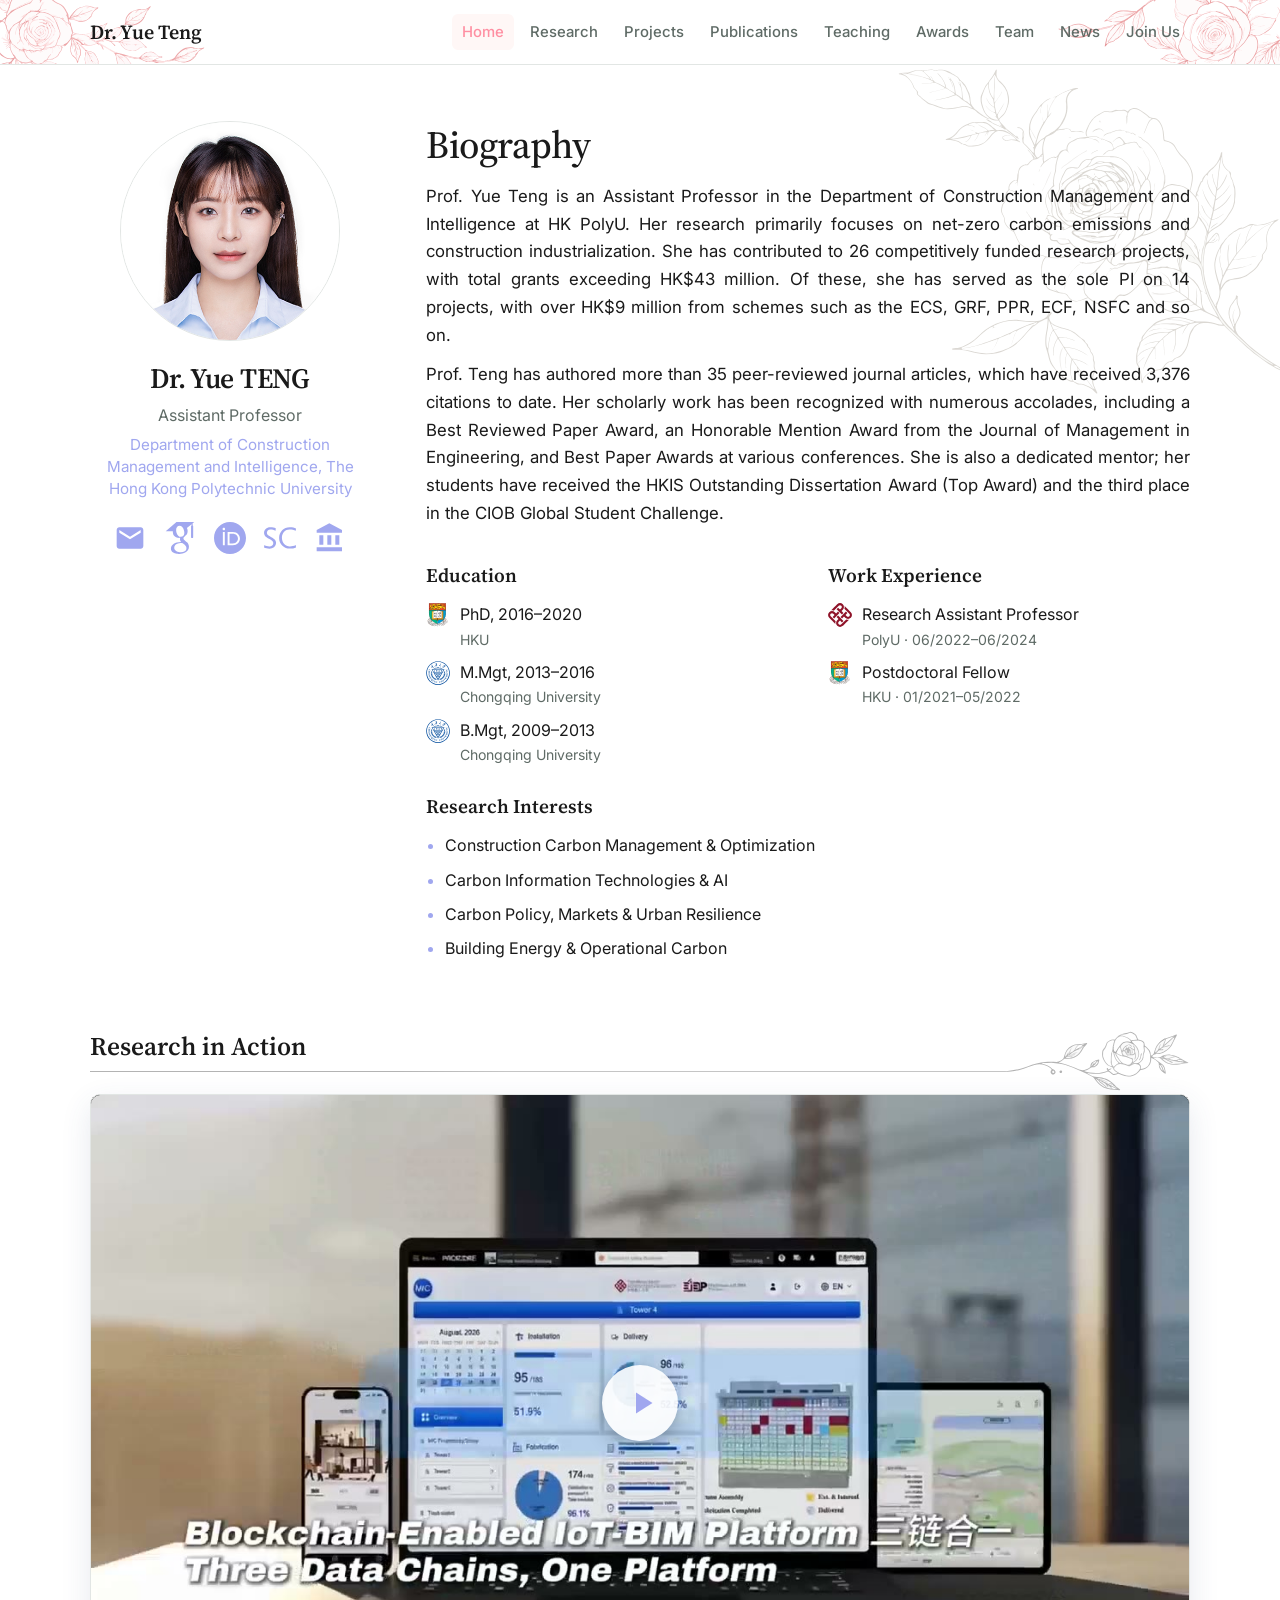
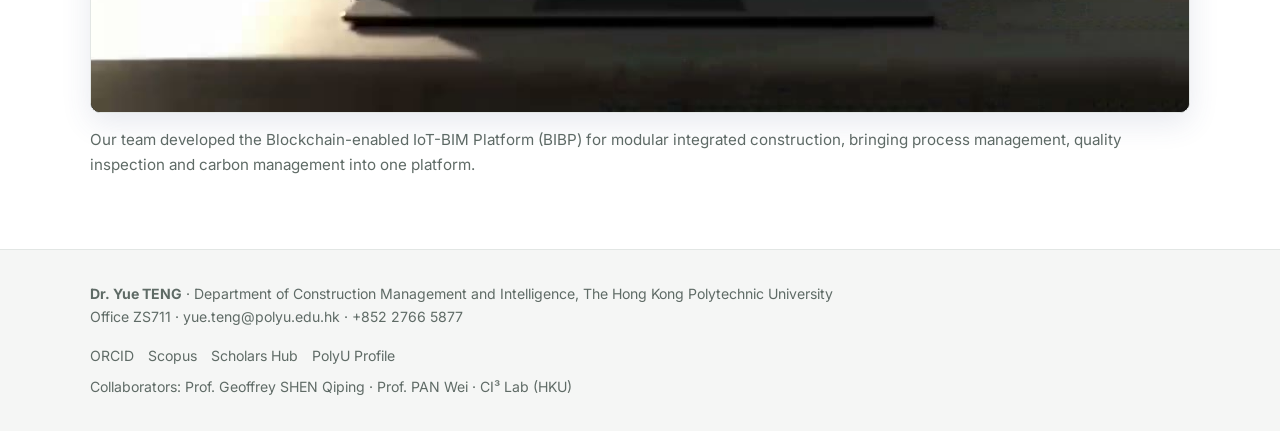
<file: index.html>
<!DOCTYPE html>
<html lang="en">
<head>
  <meta charset="utf-8">
  <meta name="viewport" content="width=device-width, initial-scale=1">
  <title>Dr. Yue Teng | PolyU</title>
  <meta name="description" content="Dr. Yue Teng, Assistant Professor at The Hong Kong Polytechnic University. Research on zero carbon buildings, prefabrication and modular integrated construction.">
  <link rel="icon" type="image/svg+xml" href="assets/img/favicon.svg">
  <link rel="preconnect" href="https://fonts.googleapis.com">
  <link rel="preconnect" href="https://fonts.gstatic.com" crossorigin>
  <link href="https://fonts.googleapis.com/css2?family=Inter:wght@400;500;600&family=Source+Serif+4:opsz,wght@8..60,500;8..60,600&display=swap" rel="stylesheet">
  <link rel="stylesheet" href="css/style.css">
</head>
<body class="page-home">
  <header class="site-header">
    <div class="container nav-wrap">
      <a class="brand" href="index.html">Dr. Yue Teng</a>
      <button class="nav-toggle" aria-label="Toggle menu" aria-expanded="false">&#9776;</button>
      <nav class="site-nav" aria-label="Main">
        <a href="index.html">Home</a>
        <a href="research.html">Research</a>
        <a href="projects.html">Projects</a>
        <a href="publications.html">Publications</a>
        <a href="teaching.html">Teaching</a>
        <a href="awards.html">Awards</a>
        <a href="team.html">Team</a>
        <a href="news.html">News</a>
        <a href="join.html">Join Us</a>
      </nav>
    </div>
  </header>

  <main class="container home">
    <section class="home-about">
      <div class="profile">
        <img src="assets/img/yue-teng.jpg" alt="Portrait of Dr. Yue Teng">
        <h1>Dr. Yue TENG</h1>
        <div class="role">Assistant Professor</div>
        <div class="dept">Department of Construction Management and Intelligence, The Hong Kong Polytechnic University</div>
        <div class="profile-links">
          <a href="mailto:yue.teng@polyu.edu.hk" aria-label="Email" title="Email"><svg viewBox="0 0 24 24" aria-hidden="true"><path d="M20 4H4c-1.1 0-1.99.9-1.99 2L2 18c0 1.1.9 2 2 2h16c1.1 0 2-.9 2-2V6c0-1.1-.9-2-2-2zm0 4l-8 5-8-5V6l8 5 8-5v2z"/></svg></a>
          <a href="https://scholar.google.com/citations?user=ohpjk2kAAAAJ&amp;hl=en" target="_blank" rel="noopener" aria-label="Google Scholar" title="Google Scholar"><svg viewBox="0 64 384 384" aria-hidden="true"><path d="M 343.8,106.7 V 79.4 L 363.5,64 H 149.6 L 20.5,176.3 h 85.7 c -0.2,2.1 -0.2,4 -0.2,6.2 0,20.8 7.2,38.1 21.7,51.9 14.5,13.8 32.3,20.6 53.3,20.6 4.9,0 9.8,-0.4 14.4,-1 -2.9,6.5 -4.4,12.5 -4.4,18.1 0,9.9 4.5,20.4 13.5,31.6 -39.2,2.7 -68.1,9.7 -86.4,21.2 -10.5,6.5 -19,14.7 -25.4,24.5 -6.4,9.9 -9.6,20.5 -9.6,32 0,9.6 2.1,18.3 6.2,26.1 4.2,7.7 9.6,14.1 16.3,19 6.7,5 14.5,9.1 23.2,12.5 8.7,3.3 17.4,5.7 26.1,7.1 8.6,1.3 17.2,2 25.7,2 13.5,0 27,-1.7 40.5,-5.2 13.6,-3.5 26.3,-8.6 38.2,-15.5 11.9,-6.8 21.5,-16.1 28.9,-27.7 7.4,-11.7 11.1,-24.8 11.1,-39.3 0,-11 -2.2,-21 -6.8,-30.1 -4.5,-9.1 -9.9,-16.5 -16.5,-22.3 -6.5,-5.8 -13,-11.2 -19.5,-16 -6.5,-4.8 -12,-9.8 -16.5,-14.8 -4.5,-5 -6.7,-10.1 -6.7,-15 0,-4.9 1.7,-9.7 5.2,-14.3 3.5,-4.6 7.7,-9 12.6,-13.3 4.9,-4.2 9.9,-9 14.8,-14.1 4.9,-5.1 9.1,-11.8 12.6,-20 3.5,-8.2 5.2,-17.4 5.2,-27.8 0,-13.5 -2.5,-24.5 -7.5,-33.3 -0.6,-1 -1.2,-1.8 -1.9,-3 l 56.9,-46.7 v 17.1 c -7.4,0.9 -6.6,5.3 -6.6,10.6 v 128.7 c 0,6 4.9,10.8 10.8,10.8 h 4 c 6,0 10.8,-4.9 10.8,-10.8 V 117.3 c 0,-5.3 0.8,-9.7 -6.6,-10.6 z M 236.4,329.1 c 1.1,0.8 3.7,2.8 7.7,6 4,3.2 6.8,5.7 8.3,7.4 1.4,1.7 3.6,4.2 6.4,7.5 2.8,3.4 4.7,6.3 5.7,8.7 1,2.5 2,5.5 3,8.9 1,3.4 1.5,7 1.5,10.6 0,17 -6.6,29.7 -19.7,37.9 -13.1,8.2 -28.8,12.3 -46.9,12.3 -9.2,0 -18.2,-1.1 -27.1,-3.2 -8.8,-2.1 -17.3,-5.3 -25.4,-9.6 -8.1,-4.3 -14.6,-10.2 -19.5,-17.8 -4.9,-7.6 -7.4,-16.4 -7.4,-26.2 0,-10.3 2.8,-19.3 8.4,-26.9 5.6,-7.6 12.9,-13.4 22,-17.3 9.1,-3.9 18.2,-6.7 27.6,-8.4 9.3,-1.7 18.8,-2.6 28.4,-2.6 4.5,0 7.9,0.3 10.4,0.7 0.5,0.2 3,2.1 7.7,5.6 4.7,3.5 7.6,5.6 8.8,6.4 z m -3.4,-100.6 c -7.4,8.9 -17.7,13.3 -31,13.3 -11.9,0 -22.3,-4.8 -31.3,-14.3 -9,-9.5 -15.4,-20.3 -19.3,-32.4 -3.9,-12.1 -5.9,-24 -5.9,-35.6 0,-13.7 3.6,-25.4 10.8,-35 7.2,-9.6 17.5,-14.5 30.9,-14.5 11.9,0 22.4,5 31.4,15.2 9.1,10.1 15.6,21.4 19.5,34 3.9,12.5 5.9,24.5 5.9,36 0,13.4 -3.7,24.6 -11.1,33.5 z"/></svg></a>
          <a href="https://orcid.org/0000-0002-0333-639X" target="_blank" rel="noopener" aria-label="ORCID" title="ORCID"><svg viewBox="0 0 24 24" aria-hidden="true"><path d="M12 0C5.372 0 0 5.372 0 12s5.372 12 12 12 12-5.372 12-12S18.628 0 12 0zM7.369 4.378c.525 0 .947.431.947.947s-.422.947-.947.947a.95.95 0 0 1-.947-.947c0-.525.422-.947.947-.947zm-.722 3.038h1.444v10.041H6.647V7.416zm3.562 0h3.9c3.712 0 5.344 2.653 5.344 5.025 0 2.578-2.016 5.025-5.325 5.025h-3.919V7.416zm1.444 1.303v7.444h2.297c3.272 0 4.022-2.484 4.022-3.722 0-2.016-1.284-3.722-4.097-3.722h-2.222z"/></svg></a>
          <a href="https://www.scopus.com/authid/detail.uri?authorId=56400158400" target="_blank" rel="noopener" aria-label="Scopus" title="Scopus"><svg viewBox="0 0 24 24" aria-hidden="true"><path d="M24 19.059l-.14-1.777c-1.426.772-2.945 1.076-4.465 1.076-3.319 0-5.96-2.782-5.96-6.475 0-3.903 2.595-6.31 5.633-6.31 1.917 0 3.39.303 4.792 1.075L24 4.895c-1.286-.608-2.337-.889-4.698-.889-4.534 0-7.97 3.53-7.97 8.017 0 5.12 4.09 7.924 7.9 7.924 1.916 0 3.506-.257 4.768-.888zm-14.954-3.46c0-2.22-1.964-3.225-3.857-4.347C3.716 10.364 2.15 9.756 2.15 8.12c0-1.215.889-2.548 2.642-2.548 1.519 0 2.57.234 3.903 1.029l.117-1.847c-1.239-.514-2.127-.748-4.137-.748C1.8 4.006.047 5.876.047 8.26c0 2.384 2.103 3.413 4.02 4.581 1.426.865 2.922 1.45 2.922 2.992 0 1.496-1.333 2.571-2.922 2.571-1.566 0-2.594-.35-3.786-1.075L0 19.176c1.215.56 2.454.818 4.16.818 2.385 0 4.885-1.473 4.885-4.395z"/></svg></a>
          <a href="https://www.polyu.edu.hk/cmi/people/academic-staff/dr-yue-teng/" target="_blank" rel="noopener" aria-label="PolyU Profile" title="PolyU Profile"><svg viewBox="0 0 24 24" aria-hidden="true"><path d="M4 10v7h3v-7H4zm6 0v7h3v-7h-3zM2 22h19v-3H2v3zm14-12v7h3v-7h-3zm-4.5-9L2 6v2h19V6l-9.5-5z"/></svg></a>
        </div>
      </div>
      <div class="bio">
        <h2>Biography</h2>
        <p>
          Prof. Yue Teng is an Assistant Professor in the Department of Construction Management and Intelligence at HK
          PolyU. Her research primarily focuses on net-zero carbon emissions and construction industrialization. She has
          contributed to 26 competitively funded research projects, with total grants exceeding HK$43 million. Of these,
          she has served as the sole PI on 14 projects, with over HK$9 million from schemes such as the ECS, GRF, PPR,
          ECF, NSFC and so on.
        </p>
        <p>
          <!-- The citation count is refreshed hourly from Google Scholar (data/scholar.json). -->
          Prof. Teng has authored more than 35 peer-reviewed journal articles, which have received
          <span id="scholar-citations">3,313</span> citations to date. Her scholarly work has been recognized with
          numerous accolades, including a Best Reviewed Paper Award, an Honorable Mention Award from the Journal of
          Management in Engineering, and Best Paper Awards at various conferences. She is also a dedicated mentor; her
          students have received the HKIS Outstanding Dissertation Award (Top Award) and the third place in the CIOB
          Global Student Challenge.
        </p>
        <div class="bio-facts">
          <div>
            <h3>Education</h3>
            <ul class="edu-list">
              <li><img class="edu-logo" src="assets/img/logos/hku.svg" alt="" width="24" height="24"><div>PhD, 2016–2020 <span class="where">HKU</span></div></li>
              <li><img class="edu-logo" src="assets/img/logos/cqu.svg" alt="" width="24" height="24"><div>M.Mgt, 2013–2016 <span class="where">Chongqing University</span></div></li>
              <li><img class="edu-logo" src="assets/img/logos/cqu.svg" alt="" width="24" height="24"><div>B.Mgt, 2009–2013 <span class="where">Chongqing University</span></div></li>
            </ul>
          </div>
          <div>
            <h3>Work Experience</h3>
            <ul class="edu-list">
              <li><img class="edu-logo" src="assets/img/logos/polyu.svg" alt="" width="24" height="24"><div>Research Assistant Professor <span class="where">PolyU · <span class="nowrap">06/2022–06/2024</span></span></div></li>
              <li><img class="edu-logo" src="assets/img/logos/hku.svg" alt="" width="24" height="24"><div>Postdoctoral Fellow <span class="where">HKU · <span class="nowrap">01/2021–05/2022</span></span></div></li>
            </ul>
          </div>
          <div>
            <h3>Research Interests</h3>
            <ul class="interest-list">
              <li><a href="research.html#construction-carbon">Construction Carbon Management &amp; Optimization</a></li>
              <li><a href="research.html#carbon-information">Carbon Information Technologies &amp; AI</a></li>
              <li><a href="research.html#carbon-policy">Carbon Policy, Markets &amp; Urban Resilience</a></li>
              <li><a href="research.html#building-energy">Building Energy &amp; Operational Carbon</a></li>
            </ul>
          </div>
        </div>
      </div>
    </section>

    <section class="home-video">
      <div class="section-head"><h2>Research in Action</h2></div>
      <figure class="video-frame">
        <video src="assets/video/bibp-demo.mp4" poster="assets/video/bibp-demo-poster.jpg" muted loop playsinline></video>
        <button class="video-play" type="button" aria-label="Play video"><svg viewBox="0 0 24 24" aria-hidden="true"><path d="M8 5v14l11-7z"/></svg></button>
      </figure>
      <p class="video-caption">Our team developed the Blockchain-enabled IoT-BIM Platform (BIBP) for modular integrated construction, bringing process management, quality inspection and carbon management into one platform.</p>
    </section>
  </main>

  <footer class="site-footer">
    <div class="container footer-wrap">
      <div>
        <div><strong>Dr. Yue TENG</strong> · Department of Construction Management and Intelligence, The Hong Kong Polytechnic University</div>
        <div>Office ZS711 · <a href="mailto:yue.teng@polyu.edu.hk">yue.teng@polyu.edu.hk</a> · +852 2766 5877</div>
      </div>
      <div class="footer-side">
        <div class="footer-links">
          <a href="https://orcid.org/0000-0002-0333-639X" target="_blank" rel="noopener">ORCID</a>
          <a href="https://www.scopus.com/authid/detail.uri?authorId=56400158400" target="_blank" rel="noopener">Scopus</a>
          <a href="https://research.polyu.edu.hk/en/persons/yue-teng" target="_blank" rel="noopener">Scholars Hub</a>
          <a href="https://www.polyu.edu.hk/cmi/people/academic-staff/dr-yue-teng/" target="_blank" rel="noopener">PolyU Profile</a>
        </div>
        <div class="footer-collab">
          Collaborators:
          <a href="https://www.polyu.edu.hk/cmi/people/academic-staff/prof-geoffrey-qp-shen/" target="_blank" rel="noopener" title="The Hong Kong Polytechnic University">Prof. Geoffrey SHEN Qiping</a> ·
          <a href="https://www.civil.hku.hk/wpan/" target="_blank" rel="noopener" title="The University of Hong Kong">Prof. PAN Wei</a> ·
          <a href="https://cicubelab.civil.hku.hk/" target="_blank" rel="noopener" title="CI³ Lab, The University of Hong Kong">CI³ Lab (HKU)</a>
        </div>
      </div>
    </div>
  </footer>

  <script src="js/config.js"></script>
  <script src="js/csv.js"></script>
  <script src="js/data.js"></script>
  <script src="js/main.js"></script>
</body>
</html>
</file>
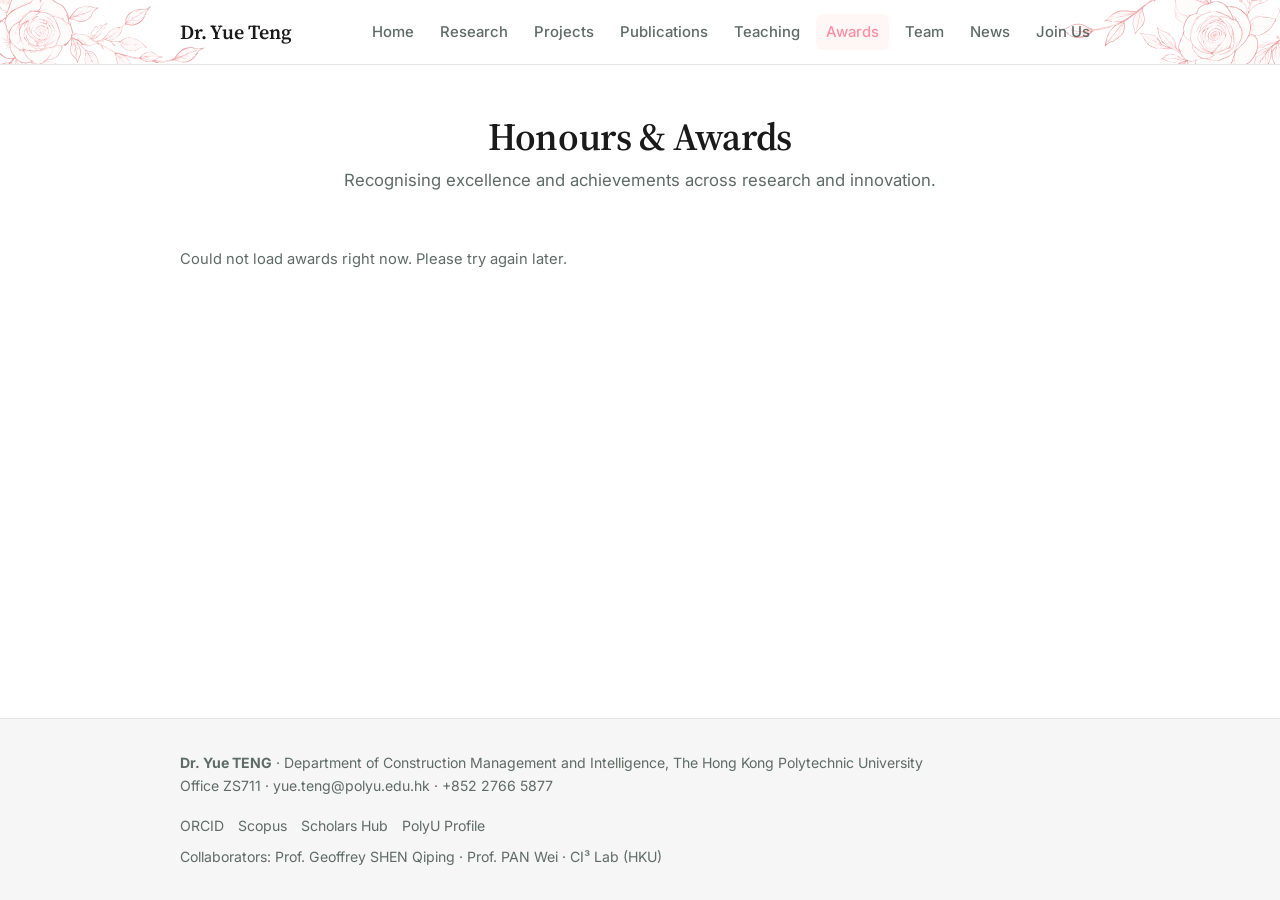
<file: awards.html>
<!DOCTYPE html>
<html lang="en">
<head>
  <meta charset="utf-8">
  <meta name="viewport" content="width=device-width, initial-scale=1">
  <title>Awards | Dr. Yue Teng</title>
  <meta name="description" content="Honours and awards received by Dr. Yue Teng, Assistant Professor at PolyU.">
  <link rel="icon" type="image/svg+xml" href="assets/img/favicon.svg">
  <link rel="preconnect" href="https://fonts.googleapis.com">
  <link rel="preconnect" href="https://fonts.gstatic.com" crossorigin>
  <link href="https://fonts.googleapis.com/css2?family=Inter:wght@400;500;600&family=Source+Serif+4:opsz,wght@8..60,500;8..60,600&display=swap" rel="stylesheet">
  <link rel="stylesheet" href="css/style.css">
</head>
<body class="page-awards">
  <header class="site-header">
    <div class="container nav-wrap">
      <a class="brand" href="index.html">Dr. Yue Teng</a>
      <button class="nav-toggle" aria-label="Toggle menu" aria-expanded="false">&#9776;</button>
      <nav class="site-nav" aria-label="Main">
        <a href="index.html">Home</a>
        <a href="research.html">Research</a>
        <a href="projects.html">Projects</a>
        <a href="publications.html">Publications</a>
        <a href="teaching.html">Teaching</a>
        <a href="awards.html">Awards</a>
        <a href="team.html">Team</a>
        <a href="news.html">News</a>
        <a href="join.html">Join Us</a>
      </nav>
    </div>
  </header>

  <main class="container">
    <div class="awards-head">
      <h1 class="page-title">Honours &amp; Awards</h1>
      <p class="page-intro">Recognising excellence and achievements across research and innovation.</p>
    </div>

    <div id="awards-list">
      <span class="skeleton w80"></span><span class="skeleton w60"></span><span class="skeleton w80"></span>
      <span class="skeleton w60"></span>
    </div>
  </main>

  <footer class="site-footer">
    <div class="container footer-wrap">
      <div>
        <div><strong>Dr. Yue TENG</strong> · Department of Construction Management and Intelligence, The Hong Kong Polytechnic University</div>
        <div>Office ZS711 · <a href="mailto:yue.teng@polyu.edu.hk">yue.teng@polyu.edu.hk</a> · +852 2766 5877</div>
      </div>
      <div class="footer-side">
        <div class="footer-links">
          <a href="https://orcid.org/0000-0002-0333-639X" target="_blank" rel="noopener">ORCID</a>
          <a href="https://www.scopus.com/authid/detail.uri?authorId=56400158400" target="_blank" rel="noopener">Scopus</a>
          <a href="https://research.polyu.edu.hk/en/persons/yue-teng" target="_blank" rel="noopener">Scholars Hub</a>
          <a href="https://www.polyu.edu.hk/cmi/people/academic-staff/dr-yue-teng/" target="_blank" rel="noopener">PolyU Profile</a>
        </div>
        <div class="footer-collab">
          Collaborators:
          <a href="https://www.polyu.edu.hk/cmi/people/academic-staff/prof-geoffrey-qp-shen/" target="_blank" rel="noopener" title="The Hong Kong Polytechnic University">Prof. Geoffrey SHEN Qiping</a> ·
          <a href="https://www.civil.hku.hk/wpan/" target="_blank" rel="noopener" title="The University of Hong Kong">Prof. PAN Wei</a> ·
          <a href="https://cicubelab.civil.hku.hk/" target="_blank" rel="noopener" title="CI³ Lab, The University of Hong Kong">CI³ Lab (HKU)</a>
        </div>
      </div>
    </div>
  </footer>

  <script src="js/config.js"></script>
  <script src="js/csv.js"></script>
  <script src="js/data.js"></script>
  <script src="js/main.js"></script>
</body>
</html>
</file>
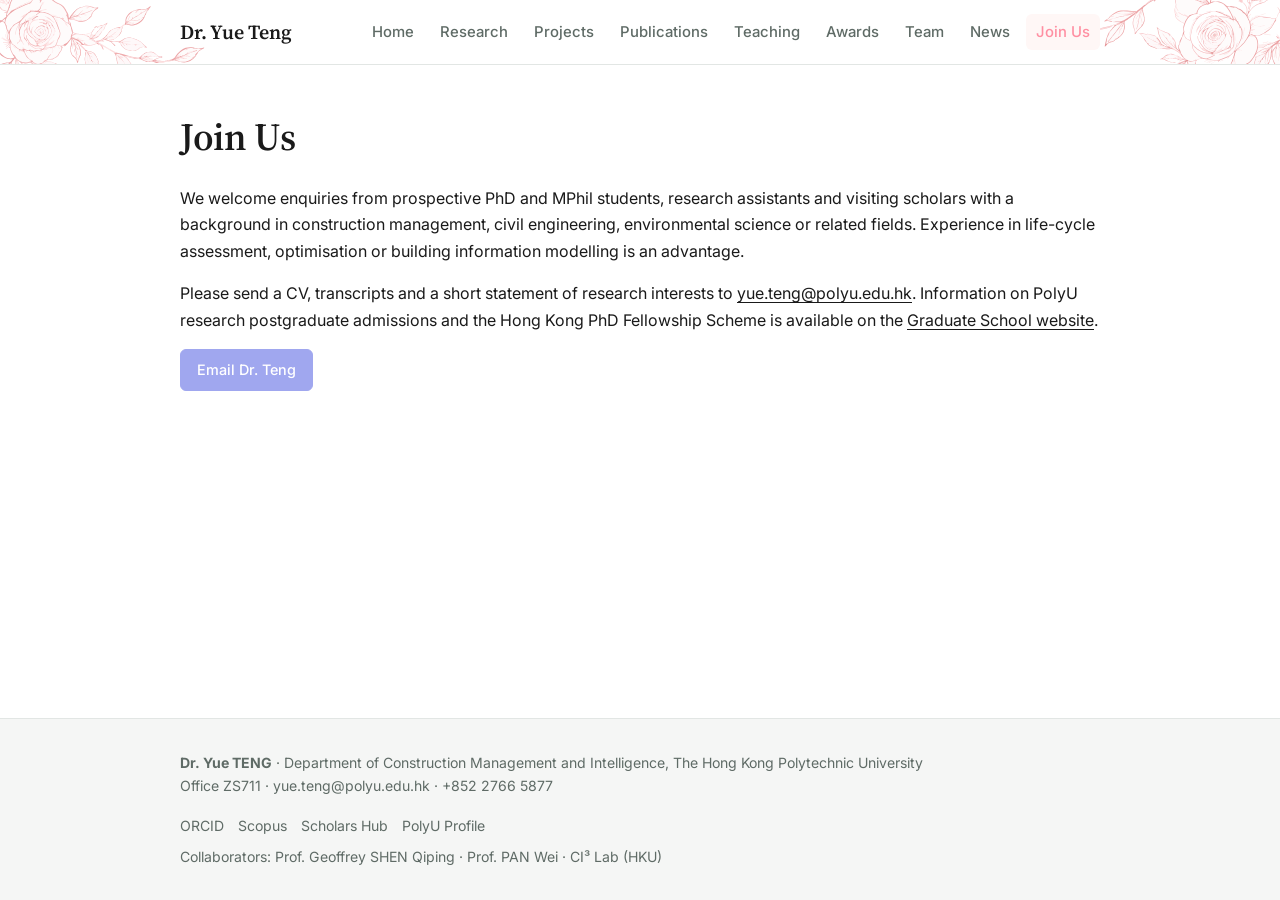
<file: join.html>
<!DOCTYPE html>
<html lang="en">
<head>
  <meta charset="utf-8">
  <meta name="viewport" content="width=device-width, initial-scale=1">
  <title>Join Us | Dr. Yue Teng</title>
  <meta name="description" content="Opportunities for prospective PhD and MPhil students, research assistants and visiting scholars in Dr. Yue Teng's group at PolyU.">
  <link rel="icon" type="image/svg+xml" href="assets/img/favicon.svg">
  <link rel="preconnect" href="https://fonts.googleapis.com">
  <link rel="preconnect" href="https://fonts.gstatic.com" crossorigin>
  <link href="https://fonts.googleapis.com/css2?family=Inter:wght@400;500;600&family=Source+Serif+4:opsz,wght@8..60,500;8..60,600&display=swap" rel="stylesheet">
  <link rel="stylesheet" href="css/style.css">
</head>
<body>
  <header class="site-header">
    <div class="container nav-wrap">
      <a class="brand" href="index.html">Dr. Yue Teng</a>
      <button class="nav-toggle" aria-label="Toggle menu" aria-expanded="false">&#9776;</button>
      <nav class="site-nav" aria-label="Main">
        <a href="index.html">Home</a>
        <a href="research.html">Research</a>
        <a href="projects.html">Projects</a>
        <a href="publications.html">Publications</a>
        <a href="teaching.html">Teaching</a>
        <a href="awards.html">Awards</a>
        <a href="team.html">Team</a>
        <a href="news.html">News</a>
        <a href="join.html">Join Us</a>
      </nav>
    </div>
  </header>

  <main class="container">
    <h1 class="page-title">Join Us</h1>
    <section class="section join">
      <p>
        We welcome enquiries from prospective PhD and MPhil students, research assistants and
        visiting scholars with a background in construction management, civil engineering,
        environmental science or related fields. Experience in life-cycle assessment,
        optimisation or building information modelling is an advantage.
      </p>
      <p>
        Please send a CV, transcripts and a short statement of research interests to
        <a href="mailto:yue.teng@polyu.edu.hk">yue.teng@polyu.edu.hk</a>. Information on PolyU
        research postgraduate admissions and the Hong Kong PhD Fellowship Scheme is available on the
        <a href="https://www.polyu.edu.hk/gs/" target="_blank" rel="noopener">Graduate School website</a>.
      </p>
      <a class="btn primary" href="mailto:yue.teng@polyu.edu.hk">Email Dr. Teng</a>
    </section>
  </main>

  <footer class="site-footer">
    <div class="container footer-wrap">
      <div>
        <div><strong>Dr. Yue TENG</strong> · Department of Construction Management and Intelligence, The Hong Kong Polytechnic University</div>
        <div>Office ZS711 · <a href="mailto:yue.teng@polyu.edu.hk">yue.teng@polyu.edu.hk</a> · +852 2766 5877</div>
      </div>
      <div class="footer-side">
        <div class="footer-links">
          <a href="https://orcid.org/0000-0002-0333-639X" target="_blank" rel="noopener">ORCID</a>
          <a href="https://www.scopus.com/authid/detail.uri?authorId=56400158400" target="_blank" rel="noopener">Scopus</a>
          <a href="https://research.polyu.edu.hk/en/persons/yue-teng" target="_blank" rel="noopener">Scholars Hub</a>
          <a href="https://www.polyu.edu.hk/cmi/people/academic-staff/dr-yue-teng/" target="_blank" rel="noopener">PolyU Profile</a>
        </div>
        <div class="footer-collab">
          Collaborators:
          <a href="https://www.polyu.edu.hk/cmi/people/academic-staff/prof-geoffrey-qp-shen/" target="_blank" rel="noopener" title="The Hong Kong Polytechnic University">Prof. Geoffrey SHEN Qiping</a> ·
          <a href="https://www.civil.hku.hk/wpan/" target="_blank" rel="noopener" title="The University of Hong Kong">Prof. PAN Wei</a> ·
          <a href="https://cicubelab.civil.hku.hk/" target="_blank" rel="noopener" title="CI³ Lab, The University of Hong Kong">CI³ Lab (HKU)</a>
        </div>
      </div>
    </div>
  </footer>

  <script src="js/config.js"></script>
  <script src="js/csv.js"></script>
  <script src="js/data.js"></script>
  <script src="js/main.js"></script>
</body>
</html>
</file>
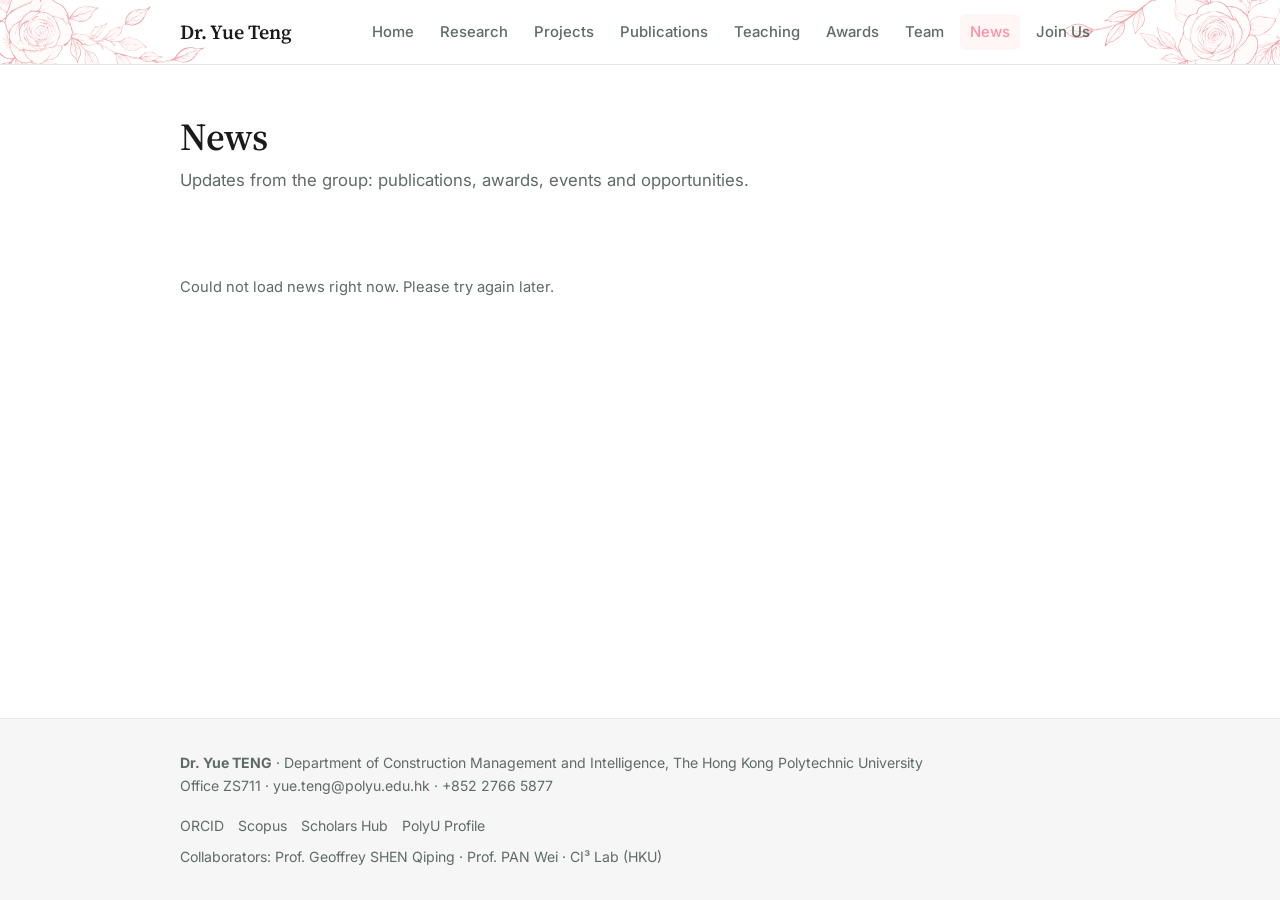
<file: news.html>
<!DOCTYPE html>
<html lang="en">
<head>
  <meta charset="utf-8">
  <meta name="viewport" content="width=device-width, initial-scale=1">
  <title>News | Dr. Yue Teng</title>
  <meta name="description" content="News and events from Dr. Yue Teng's research group.">
  <link rel="icon" type="image/svg+xml" href="assets/img/favicon.svg">
  <link rel="preconnect" href="https://fonts.googleapis.com">
  <link rel="preconnect" href="https://fonts.gstatic.com" crossorigin>
  <link href="https://fonts.googleapis.com/css2?family=Inter:wght@400;500;600&family=Source+Serif+4:opsz,wght@8..60,500;8..60,600&display=swap" rel="stylesheet">
  <link rel="stylesheet" href="css/style.css">
</head>
<body>
  <header class="site-header">
    <div class="container nav-wrap">
      <a class="brand" href="index.html">Dr. Yue Teng</a>
      <button class="nav-toggle" aria-label="Toggle menu" aria-expanded="false">&#9776;</button>
      <nav class="site-nav" aria-label="Main">
        <a href="index.html">Home</a>
        <a href="research.html">Research</a>
        <a href="projects.html">Projects</a>
        <a href="publications.html">Publications</a>
        <a href="teaching.html">Teaching</a>
        <a href="awards.html">Awards</a>
        <a href="team.html">Team</a>
        <a href="news.html">News</a>
        <a href="join.html">Join Us</a>
      </nav>
    </div>
  </header>

  <main class="container">
    <h1 class="page-title">News</h1>
    <p class="page-intro">Updates from the group: publications, awards, events and opportunities.</p>
    <div id="news-filters" class="filters"></div>
    <div id="news-list">
      <span class="skeleton w80"></span><span class="skeleton w60"></span><span class="skeleton w80"></span>
      <span class="skeleton w60"></span>
    </div>
  </main>

  <footer class="site-footer">
    <div class="container footer-wrap">
      <div>
        <div><strong>Dr. Yue TENG</strong> · Department of Construction Management and Intelligence, The Hong Kong Polytechnic University</div>
        <div>Office ZS711 · <a href="mailto:yue.teng@polyu.edu.hk">yue.teng@polyu.edu.hk</a> · +852 2766 5877</div>
      </div>
      <div class="footer-side">
        <div class="footer-links">
          <a href="https://orcid.org/0000-0002-0333-639X" target="_blank" rel="noopener">ORCID</a>
          <a href="https://www.scopus.com/authid/detail.uri?authorId=56400158400" target="_blank" rel="noopener">Scopus</a>
          <a href="https://research.polyu.edu.hk/en/persons/yue-teng" target="_blank" rel="noopener">Scholars Hub</a>
          <a href="https://www.polyu.edu.hk/cmi/people/academic-staff/dr-yue-teng/" target="_blank" rel="noopener">PolyU Profile</a>
        </div>
        <div class="footer-collab">
          Collaborators:
          <a href="https://www.polyu.edu.hk/cmi/people/academic-staff/prof-geoffrey-qp-shen/" target="_blank" rel="noopener" title="The Hong Kong Polytechnic University">Prof. Geoffrey SHEN Qiping</a> ·
          <a href="https://www.civil.hku.hk/wpan/" target="_blank" rel="noopener" title="The University of Hong Kong">Prof. PAN Wei</a> ·
          <a href="https://cicubelab.civil.hku.hk/" target="_blank" rel="noopener" title="CI³ Lab, The University of Hong Kong">CI³ Lab (HKU)</a>
        </div>
      </div>
    </div>
  </footer>

  <script src="js/config.js"></script>
  <script src="js/csv.js"></script>
  <script src="js/data.js"></script>
  <script src="js/main.js"></script>
</body>
</html>
</file>
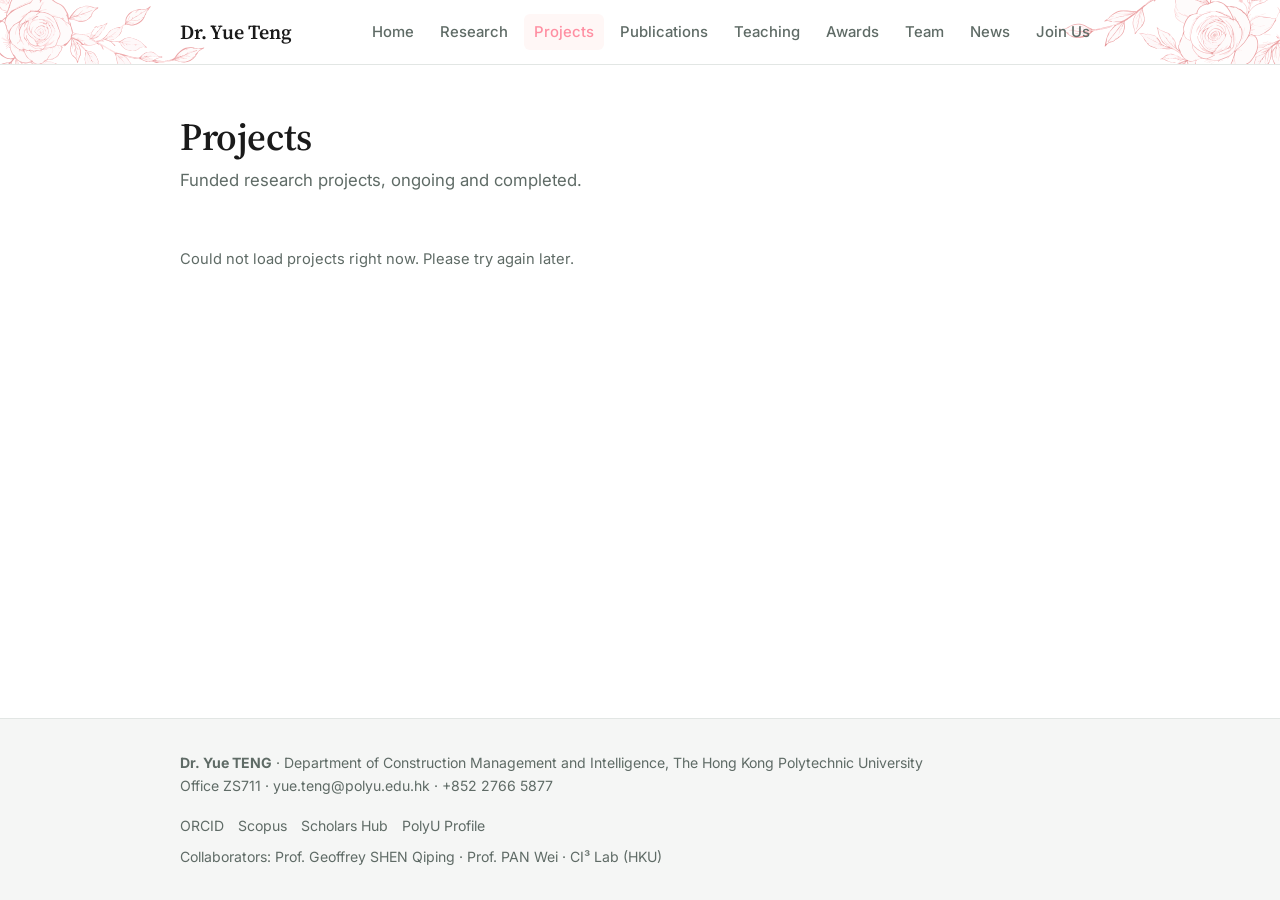
<file: projects.html>
<!DOCTYPE html>
<html lang="en">
<head>
  <meta charset="utf-8">
  <meta name="viewport" content="width=device-width, initial-scale=1">
  <title>Projects | Dr. Yue Teng</title>
  <meta name="description" content="Research projects and grants led by or involving Dr. Yue Teng.">
  <link rel="icon" type="image/svg+xml" href="assets/img/favicon.svg">
  <link rel="preconnect" href="https://fonts.googleapis.com">
  <link rel="preconnect" href="https://fonts.gstatic.com" crossorigin>
  <link href="https://fonts.googleapis.com/css2?family=Inter:wght@400;500;600&family=Source+Serif+4:opsz,wght@8..60,500;8..60,600&display=swap" rel="stylesheet">
  <link rel="stylesheet" href="css/style.css">
</head>
<body>
  <header class="site-header">
    <div class="container nav-wrap">
      <a class="brand" href="index.html">Dr. Yue Teng</a>
      <button class="nav-toggle" aria-label="Toggle menu" aria-expanded="false">&#9776;</button>
      <nav class="site-nav" aria-label="Main">
        <a href="index.html">Home</a>
        <a href="research.html">Research</a>
        <a href="projects.html">Projects</a>
        <a href="publications.html">Publications</a>
        <a href="teaching.html">Teaching</a>
        <a href="awards.html">Awards</a>
        <a href="team.html">Team</a>
        <a href="news.html">News</a>
        <a href="join.html">Join Us</a>
      </nav>
    </div>
  </header>

  <main class="container">
    <h1 class="page-title">Projects</h1>
    <p class="page-intro">Funded research projects, ongoing and completed.</p>
    <div id="projects-list">
      <span class="skeleton w80"></span><span class="skeleton w60"></span><span class="skeleton w80"></span>
      <span class="skeleton w60"></span>
    </div>
  </main>

  <footer class="site-footer">
    <div class="container footer-wrap">
      <div>
        <div><strong>Dr. Yue TENG</strong> · Department of Construction Management and Intelligence, The Hong Kong Polytechnic University</div>
        <div>Office ZS711 · <a href="mailto:yue.teng@polyu.edu.hk">yue.teng@polyu.edu.hk</a> · +852 2766 5877</div>
      </div>
      <div class="footer-side">
        <div class="footer-links">
          <a href="https://orcid.org/0000-0002-0333-639X" target="_blank" rel="noopener">ORCID</a>
          <a href="https://www.scopus.com/authid/detail.uri?authorId=56400158400" target="_blank" rel="noopener">Scopus</a>
          <a href="https://research.polyu.edu.hk/en/persons/yue-teng" target="_blank" rel="noopener">Scholars Hub</a>
          <a href="https://www.polyu.edu.hk/cmi/people/academic-staff/dr-yue-teng/" target="_blank" rel="noopener">PolyU Profile</a>
        </div>
        <div class="footer-collab">
          Collaborators:
          <a href="https://www.polyu.edu.hk/cmi/people/academic-staff/prof-geoffrey-qp-shen/" target="_blank" rel="noopener" title="The Hong Kong Polytechnic University">Prof. Geoffrey SHEN Qiping</a> ·
          <a href="https://www.civil.hku.hk/wpan/" target="_blank" rel="noopener" title="The University of Hong Kong">Prof. PAN Wei</a> ·
          <a href="https://cicubelab.civil.hku.hk/" target="_blank" rel="noopener" title="CI³ Lab, The University of Hong Kong">CI³ Lab (HKU)</a>
        </div>
      </div>
    </div>
  </footer>

  <script src="js/config.js"></script>
  <script src="js/csv.js"></script>
  <script src="js/data.js"></script>
  <script src="js/main.js"></script>
</body>
</html>
</file>
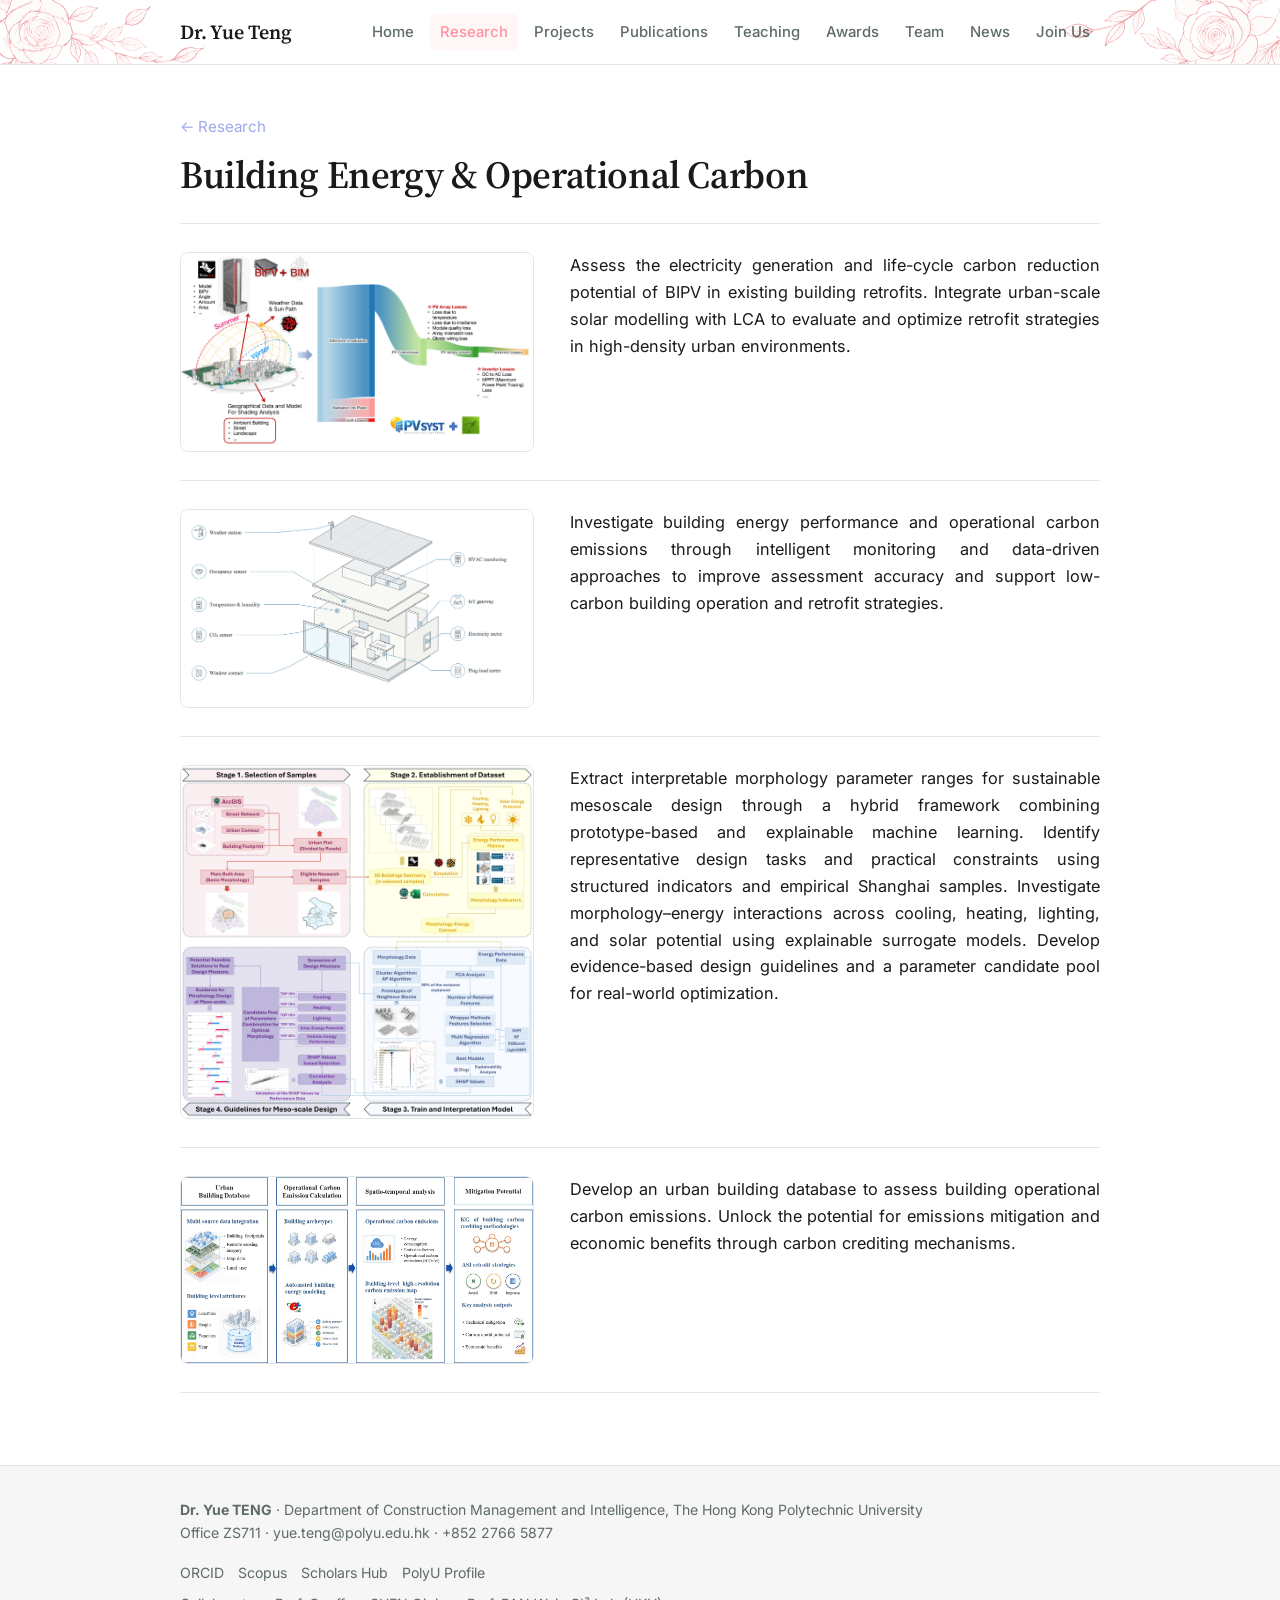
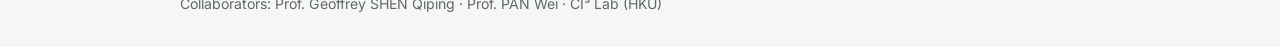
<file: research-building-energy.html>
<!DOCTYPE html>
<html lang="en">
<head>
  <meta charset="utf-8">
  <meta name="viewport" content="width=device-width, initial-scale=1">
  <title>Building Energy &amp; Operational Carbon | Dr. Yue Teng</title>
  <meta name="description" content="Research points of Dr. Yue Teng's group on building energy and operational carbon.">
  <link rel="icon" type="image/svg+xml" href="assets/img/favicon.svg">
  <link rel="preconnect" href="https://fonts.googleapis.com">
  <link rel="preconnect" href="https://fonts.gstatic.com" crossorigin>
  <link href="https://fonts.googleapis.com/css2?family=Inter:wght@400;500;600&family=Source+Serif+4:opsz,wght@8..60,500;8..60,600&display=swap" rel="stylesheet">
  <link rel="stylesheet" href="css/style.css">
</head>
<body>
  <header class="site-header">
    <div class="container nav-wrap">
      <a class="brand" href="index.html">Dr. Yue Teng</a>
      <button class="nav-toggle" aria-label="Toggle menu" aria-expanded="false">&#9776;</button>
      <nav class="site-nav" aria-label="Main">
        <a href="index.html">Home</a>
        <a href="research.html">Research</a>
        <a href="projects.html">Projects</a>
        <a href="publications.html">Publications</a>
        <a href="teaching.html">Teaching</a>
        <a href="awards.html">Awards</a>
        <a href="team.html">Team</a>
        <a href="news.html">News</a>
        <a href="join.html">Join Us</a>
      </nav>
    </div>
  </header>

  <main class="container">
    <a class="back-link" href="research.html">&larr; Research</a>
    <h1 class="page-title">Building Energy &amp; Operational Carbon</h1>

    <section class="section research-points">
      <div class="research-point">
        <a href="assets/img/research/bipv-retrofit.png" target="_blank" rel="noopener"><img src="assets/img/research/bipv-retrofit.png" alt="BIPV retrofit workflow: Rhino/BIM building model, weather data, sun path and urban shading analysis feeding a PVsyst energy-loss flow from effective irradiation to inverter output" width="748" height="422"></a>
        <div>
          <p>Assess the electricity generation and life-cycle carbon reduction potential of BIPV in existing building retrofits. Integrate urban-scale solar modelling with LCA to evaluate and optimize retrofit strategies in high-density urban environments.</p>
        </div>
      </div>
      <div class="research-point">
        <a href="assets/img/research/building-monitoring.png" target="_blank" rel="noopener"><img src="assets/img/research/building-monitoring.png" alt="Exploded view of an instrumented office: weather station, occupancy, temperature and humidity, CO2 and window-contact sensors, HVAC monitoring, electricity and plug-load meters linked through an IoT gateway" width="1600" height="895"></a>
        <div>
          <p>Investigate building energy performance and operational carbon emissions through intelligent monitoring and data-driven approaches to improve assessment accuracy and support low-carbon building operation and retrofit strategies.</p>
        </div>
      </div>
      <div class="research-point">
        <a href="assets/img/research/mesoscale-morphology.jpg" target="_blank" rel="noopener"><img src="assets/img/research/mesoscale-morphology.jpg" alt="Four-stage framework: Shanghai sample selection in ArcGIS, a morphology–energy dataset from Rhino simulation, clustering and SHAP-explained regression models, and meso-scale design guidelines with a parameter candidate pool" width="1600" height="1600"></a>
        <div>
          <p>Extract interpretable morphology parameter ranges for sustainable mesoscale design through a hybrid framework combining prototype-based and explainable machine learning. Identify representative design tasks and practical constraints using structured indicators and empirical Shanghai samples. Investigate morphology–energy interactions across cooling, heating, lighting, and solar potential using explainable surrogate models. Develop evidence-based design guidelines and a parameter candidate pool for real-world optimization.</p>
        </div>
      </div>
      <div class="research-point">
        <a href="assets/img/research/urban-building-database.jpg" target="_blank" rel="noopener"><img src="assets/img/research/urban-building-database.jpg" alt="Workflow from a multi-source urban building database through archetype-based energy modelling and building-level carbon emission maps to mitigation potential, carbon credits and economic benefits" width="1343" height="712"></a>
        <div>
          <p>Develop an urban building database to assess building operational carbon emissions. Unlock the potential for emissions mitigation and economic benefits through carbon crediting mechanisms.</p>
        </div>
      </div>
    </section>
  </main>

  <footer class="site-footer">
    <div class="container footer-wrap">
      <div>
        <div><strong>Dr. Yue TENG</strong> · Department of Construction Management and Intelligence, The Hong Kong Polytechnic University</div>
        <div>Office ZS711 · <a href="mailto:yue.teng@polyu.edu.hk">yue.teng@polyu.edu.hk</a> · +852 2766 5877</div>
      </div>
      <div class="footer-side">
        <div class="footer-links">
          <a href="https://orcid.org/0000-0002-0333-639X" target="_blank" rel="noopener">ORCID</a>
          <a href="https://www.scopus.com/authid/detail.uri?authorId=56400158400" target="_blank" rel="noopener">Scopus</a>
          <a href="https://research.polyu.edu.hk/en/persons/yue-teng" target="_blank" rel="noopener">Scholars Hub</a>
          <a href="https://www.polyu.edu.hk/cmi/people/academic-staff/dr-yue-teng/" target="_blank" rel="noopener">PolyU Profile</a>
        </div>
        <div class="footer-collab">
          Collaborators:
          <a href="https://www.polyu.edu.hk/cmi/people/academic-staff/prof-geoffrey-qp-shen/" target="_blank" rel="noopener" title="The Hong Kong Polytechnic University">Prof. Geoffrey SHEN Qiping</a> ·
          <a href="https://www.civil.hku.hk/wpan/" target="_blank" rel="noopener" title="The University of Hong Kong">Prof. PAN Wei</a> ·
          <a href="https://cicubelab.civil.hku.hk/" target="_blank" rel="noopener" title="CI³ Lab, The University of Hong Kong">CI³ Lab (HKU)</a>
        </div>
      </div>
    </div>
  </footer>

  <script src="js/config.js"></script>
  <script src="js/csv.js"></script>
  <script src="js/data.js"></script>
  <script src="js/main.js"></script>
</body>
</html>
</file>
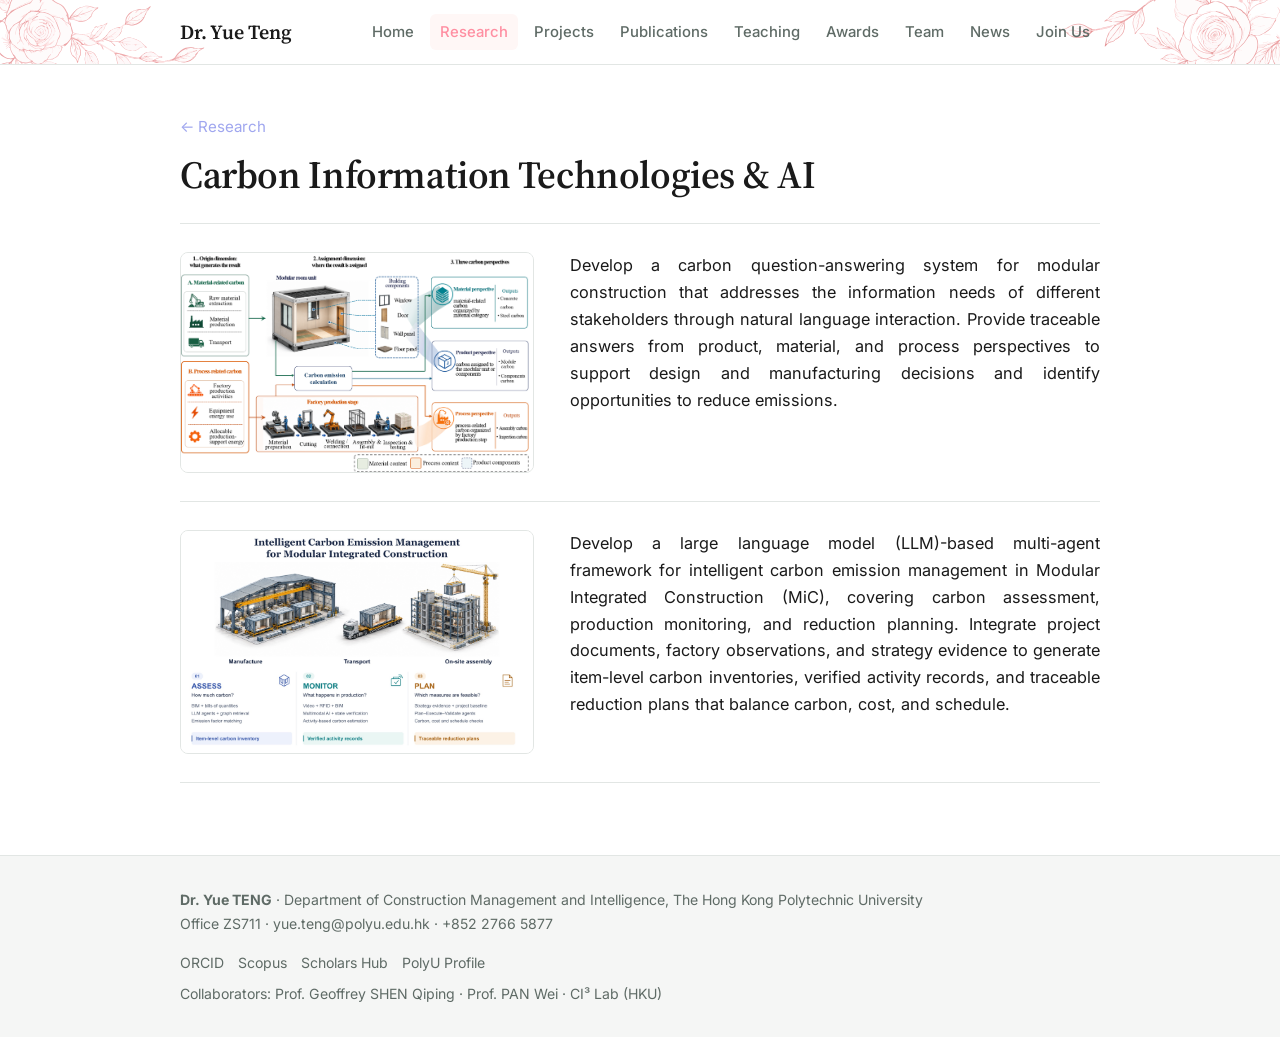
<file: research-carbon-information.html>
<!DOCTYPE html>
<html lang="en">
<head>
  <meta charset="utf-8">
  <meta name="viewport" content="width=device-width, initial-scale=1">
  <title>Carbon Information Technologies &amp; AI | Dr. Yue Teng</title>
  <meta name="description" content="Research points of Dr. Yue Teng's group on carbon information technologies and AI.">
  <link rel="icon" type="image/svg+xml" href="assets/img/favicon.svg">
  <link rel="preconnect" href="https://fonts.googleapis.com">
  <link rel="preconnect" href="https://fonts.gstatic.com" crossorigin>
  <link href="https://fonts.googleapis.com/css2?family=Inter:wght@400;500;600&family=Source+Serif+4:opsz,wght@8..60,500;8..60,600&display=swap" rel="stylesheet">
  <link rel="stylesheet" href="css/style.css">
</head>
<body>
  <header class="site-header">
    <div class="container nav-wrap">
      <a class="brand" href="index.html">Dr. Yue Teng</a>
      <button class="nav-toggle" aria-label="Toggle menu" aria-expanded="false">&#9776;</button>
      <nav class="site-nav" aria-label="Main">
        <a href="index.html">Home</a>
        <a href="research.html">Research</a>
        <a href="projects.html">Projects</a>
        <a href="publications.html">Publications</a>
        <a href="teaching.html">Teaching</a>
        <a href="awards.html">Awards</a>
        <a href="team.html">Team</a>
        <a href="news.html">News</a>
        <a href="join.html">Join Us</a>
      </nav>
    </div>
  </header>

  <main class="container">
    <a class="back-link" href="research.html">&larr; Research</a>
    <h1 class="page-title">Carbon Information Technologies &amp; AI</h1>

    <section class="section research-points">
      <div class="research-point">
        <a href="assets/img/research/carbon-qa-modular.png" target="_blank" rel="noopener"><img src="assets/img/research/carbon-qa-modular.png" alt="Carbon accounting for a modular room unit: material-related and process-related carbon feed a carbon emission calculation, with results assigned to building components and reported from material, product and process perspectives" width="863" height="537"></a>
        <div>
          <p>Develop a carbon question-answering system for modular construction that addresses the information needs of different stakeholders through natural language interaction. Provide traceable answers from product, material, and process perspectives to support design and manufacturing decisions and identify opportunities to reduce emissions.</p>
        </div>
      </div>
      <div class="research-point">
        <a href="assets/img/research/llm-agents-mic-carbon.jpg" target="_blank" rel="noopener"><img src="assets/img/research/llm-agents-mic-carbon.jpg" alt="Intelligent carbon emission management for modular integrated construction across manufacture, transport and on-site assembly: assess with BIM, LLM agents and emission factor matching for an item-level carbon inventory; monitor production with video, RFID and multimodal AI for verified activity records; plan with Plan–Execute–Validate agents checking carbon, cost and schedule for traceable reduction plans" width="2000" height="1266"></a>
        <div>
          <p>Develop a large language model (LLM)-based multi-agent framework for intelligent carbon emission management in Modular Integrated Construction (MiC), covering carbon assessment, production monitoring, and reduction planning. Integrate project documents, factory observations, and strategy evidence to generate item-level carbon inventories, verified activity records, and traceable reduction plans that balance carbon, cost, and schedule.</p>
        </div>
      </div>
    </section>
  </main>

  <footer class="site-footer">
    <div class="container footer-wrap">
      <div>
        <div><strong>Dr. Yue TENG</strong> · Department of Construction Management and Intelligence, The Hong Kong Polytechnic University</div>
        <div>Office ZS711 · <a href="mailto:yue.teng@polyu.edu.hk">yue.teng@polyu.edu.hk</a> · +852 2766 5877</div>
      </div>
      <div class="footer-side">
        <div class="footer-links">
          <a href="https://orcid.org/0000-0002-0333-639X" target="_blank" rel="noopener">ORCID</a>
          <a href="https://www.scopus.com/authid/detail.uri?authorId=56400158400" target="_blank" rel="noopener">Scopus</a>
          <a href="https://research.polyu.edu.hk/en/persons/yue-teng" target="_blank" rel="noopener">Scholars Hub</a>
          <a href="https://www.polyu.edu.hk/cmi/people/academic-staff/dr-yue-teng/" target="_blank" rel="noopener">PolyU Profile</a>
        </div>
        <div class="footer-collab">
          Collaborators:
          <a href="https://www.polyu.edu.hk/cmi/people/academic-staff/prof-geoffrey-qp-shen/" target="_blank" rel="noopener" title="The Hong Kong Polytechnic University">Prof. Geoffrey SHEN Qiping</a> ·
          <a href="https://www.civil.hku.hk/wpan/" target="_blank" rel="noopener" title="The University of Hong Kong">Prof. PAN Wei</a> ·
          <a href="https://cicubelab.civil.hku.hk/" target="_blank" rel="noopener" title="CI³ Lab, The University of Hong Kong">CI³ Lab (HKU)</a>
        </div>
      </div>
    </div>
  </footer>

  <script src="js/config.js"></script>
  <script src="js/csv.js"></script>
  <script src="js/data.js"></script>
  <script src="js/main.js"></script>
</body>
</html>
</file>
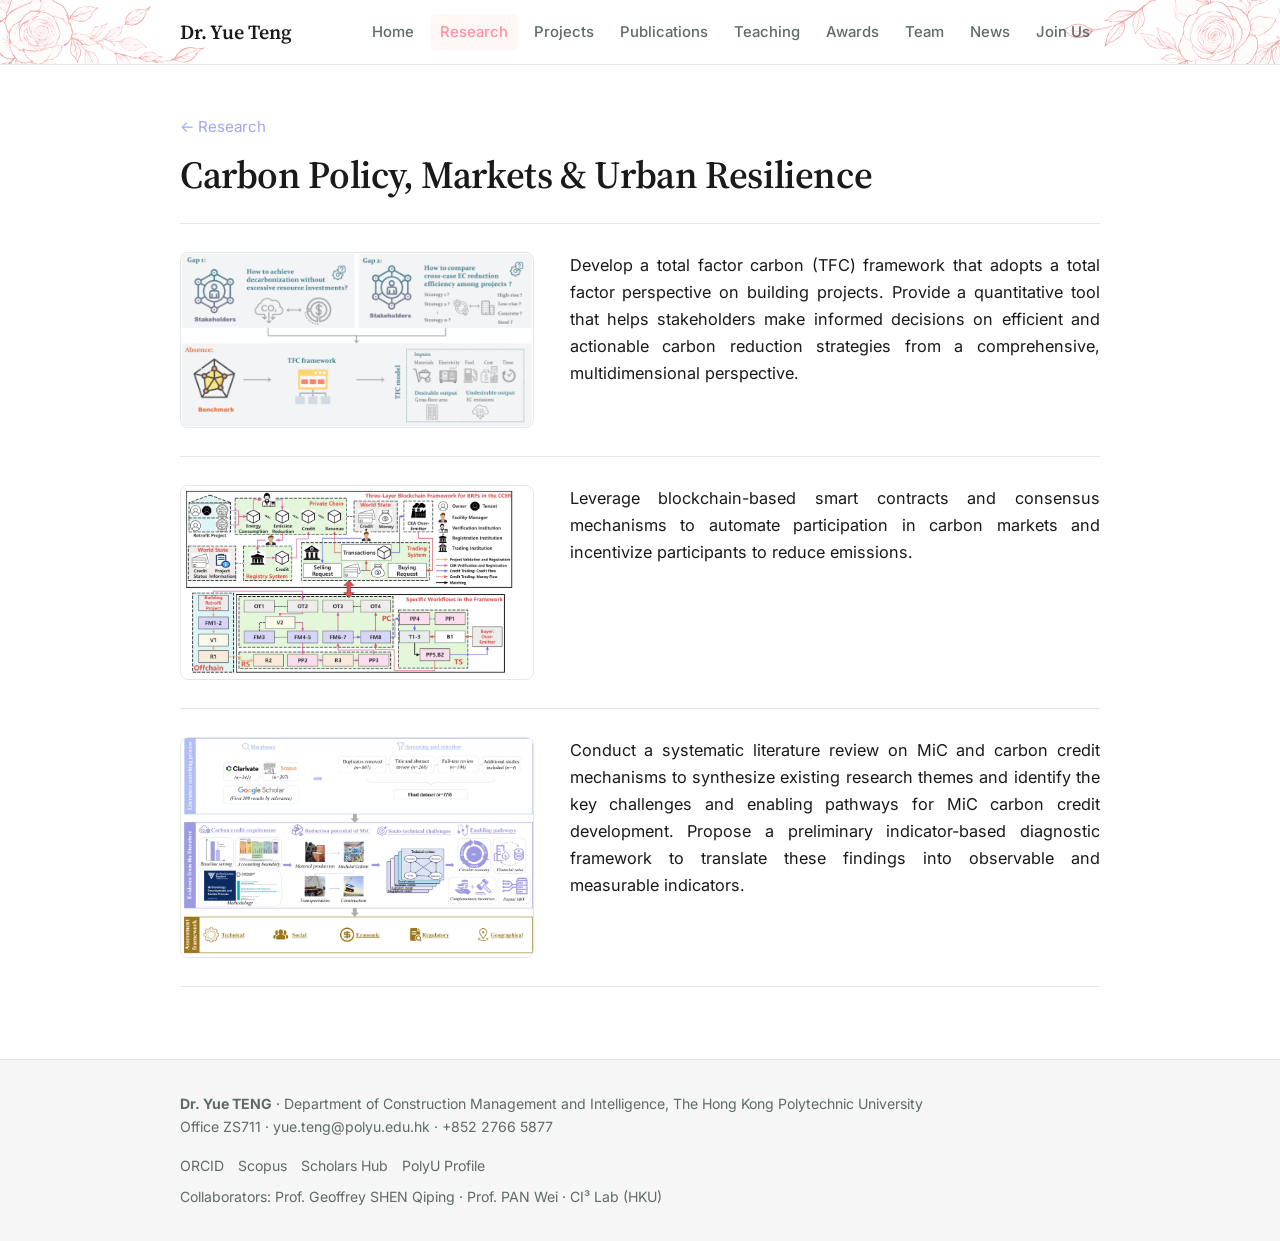
<file: research-carbon-policy.html>
<!DOCTYPE html>
<html lang="en">
<head>
  <meta charset="utf-8">
  <meta name="viewport" content="width=device-width, initial-scale=1">
  <title>Carbon Policy, Markets &amp; Urban Resilience | Dr. Yue Teng</title>
  <meta name="description" content="Research points of Dr. Yue Teng's group on carbon policy, markets and urban resilience.">
  <link rel="icon" type="image/svg+xml" href="assets/img/favicon.svg">
  <link rel="preconnect" href="https://fonts.googleapis.com">
  <link rel="preconnect" href="https://fonts.gstatic.com" crossorigin>
  <link href="https://fonts.googleapis.com/css2?family=Inter:wght@400;500;600&family=Source+Serif+4:opsz,wght@8..60,500;8..60,600&display=swap" rel="stylesheet">
  <link rel="stylesheet" href="css/style.css">
</head>
<body>
  <header class="site-header">
    <div class="container nav-wrap">
      <a class="brand" href="index.html">Dr. Yue Teng</a>
      <button class="nav-toggle" aria-label="Toggle menu" aria-expanded="false">&#9776;</button>
      <nav class="site-nav" aria-label="Main">
        <a href="index.html">Home</a>
        <a href="research.html">Research</a>
        <a href="projects.html">Projects</a>
        <a href="publications.html">Publications</a>
        <a href="teaching.html">Teaching</a>
        <a href="awards.html">Awards</a>
        <a href="team.html">Team</a>
        <a href="news.html">News</a>
        <a href="join.html">Join Us</a>
      </nav>
    </div>
  </header>

  <main class="container">
    <a class="back-link" href="research.html">&larr; Research</a>
    <h1 class="page-title">Carbon Policy, Markets &amp; Urban Resilience</h1>

    <section class="section research-points">
      <div class="research-point">
        <a href="assets/img/research/tfc-framework.png" target="_blank" rel="noopener"><img src="assets/img/research/tfc-framework.png" alt="Research gaps in embodied carbon reduction and the total factor carbon (TFC) framework, with inputs (materials, electricity, fuel, cost, time), gross floor area as desirable output and embodied carbon emissions as undesirable output" width="832" height="412"></a>
        <div>
          <p>Develop a total factor carbon (TFC) framework that adopts a total factor perspective on building projects. Provide a quantitative tool that helps stakeholders make informed decisions on efficient and actionable carbon reduction strategies from a comprehensive, multidimensional perspective.</p>
        </div>
      </div>
      <div class="research-point">
        <a href="assets/img/research/blockchain-carbon-market.jpg" target="_blank" rel="noopener"><img src="assets/img/research/blockchain-carbon-market.jpg" alt="Three-layer blockchain framework for building retrofit projects in the CCER carbon market: a private chain recording energy consumption, emission reduction, credit and revenue, a registry system and a trading system, with the specific workflows among owners, facility managers, verification, registration and trading institutions" width="2000" height="1099"></a>
        <div>
          <p>Leverage blockchain-based smart contracts and consensus mechanisms to automate participation in carbon markets and incentivize participants to reduce emissions.</p>
        </div>
      </div>
      <div class="research-point">
        <a href="assets/img/research/mic-carbon-credit-review.jpg" target="_blank" rel="noopener"><img src="assets/img/research/mic-carbon-credit-review.jpg" alt="Systematic review workflow: Web of Science, Scopus and Google Scholar screening to 110 studies, evidence on carbon credit requirements, MiC reduction potential, socio-technical challenges and enabling pathways, and a technical, social, economic, regulatory and geographical assessment framework" width="2000" height="1242"></a>
        <div>
          <p>Conduct a systematic literature review on MiC and carbon credit mechanisms to synthesize existing research themes and identify the key challenges and enabling pathways for MiC carbon credit development. Propose a preliminary indicator-based diagnostic framework to translate these findings into observable and measurable indicators.</p>
        </div>
      </div>
    </section>
  </main>

  <footer class="site-footer">
    <div class="container footer-wrap">
      <div>
        <div><strong>Dr. Yue TENG</strong> · Department of Construction Management and Intelligence, The Hong Kong Polytechnic University</div>
        <div>Office ZS711 · <a href="mailto:yue.teng@polyu.edu.hk">yue.teng@polyu.edu.hk</a> · +852 2766 5877</div>
      </div>
      <div class="footer-side">
        <div class="footer-links">
          <a href="https://orcid.org/0000-0002-0333-639X" target="_blank" rel="noopener">ORCID</a>
          <a href="https://www.scopus.com/authid/detail.uri?authorId=56400158400" target="_blank" rel="noopener">Scopus</a>
          <a href="https://research.polyu.edu.hk/en/persons/yue-teng" target="_blank" rel="noopener">Scholars Hub</a>
          <a href="https://www.polyu.edu.hk/cmi/people/academic-staff/dr-yue-teng/" target="_blank" rel="noopener">PolyU Profile</a>
        </div>
        <div class="footer-collab">
          Collaborators:
          <a href="https://www.polyu.edu.hk/cmi/people/academic-staff/prof-geoffrey-qp-shen/" target="_blank" rel="noopener" title="The Hong Kong Polytechnic University">Prof. Geoffrey SHEN Qiping</a> ·
          <a href="https://www.civil.hku.hk/wpan/" target="_blank" rel="noopener" title="The University of Hong Kong">Prof. PAN Wei</a> ·
          <a href="https://cicubelab.civil.hku.hk/" target="_blank" rel="noopener" title="CI³ Lab, The University of Hong Kong">CI³ Lab (HKU)</a>
        </div>
      </div>
    </div>
  </footer>

  <script src="js/config.js"></script>
  <script src="js/csv.js"></script>
  <script src="js/data.js"></script>
  <script src="js/main.js"></script>
</body>
</html>
</file>
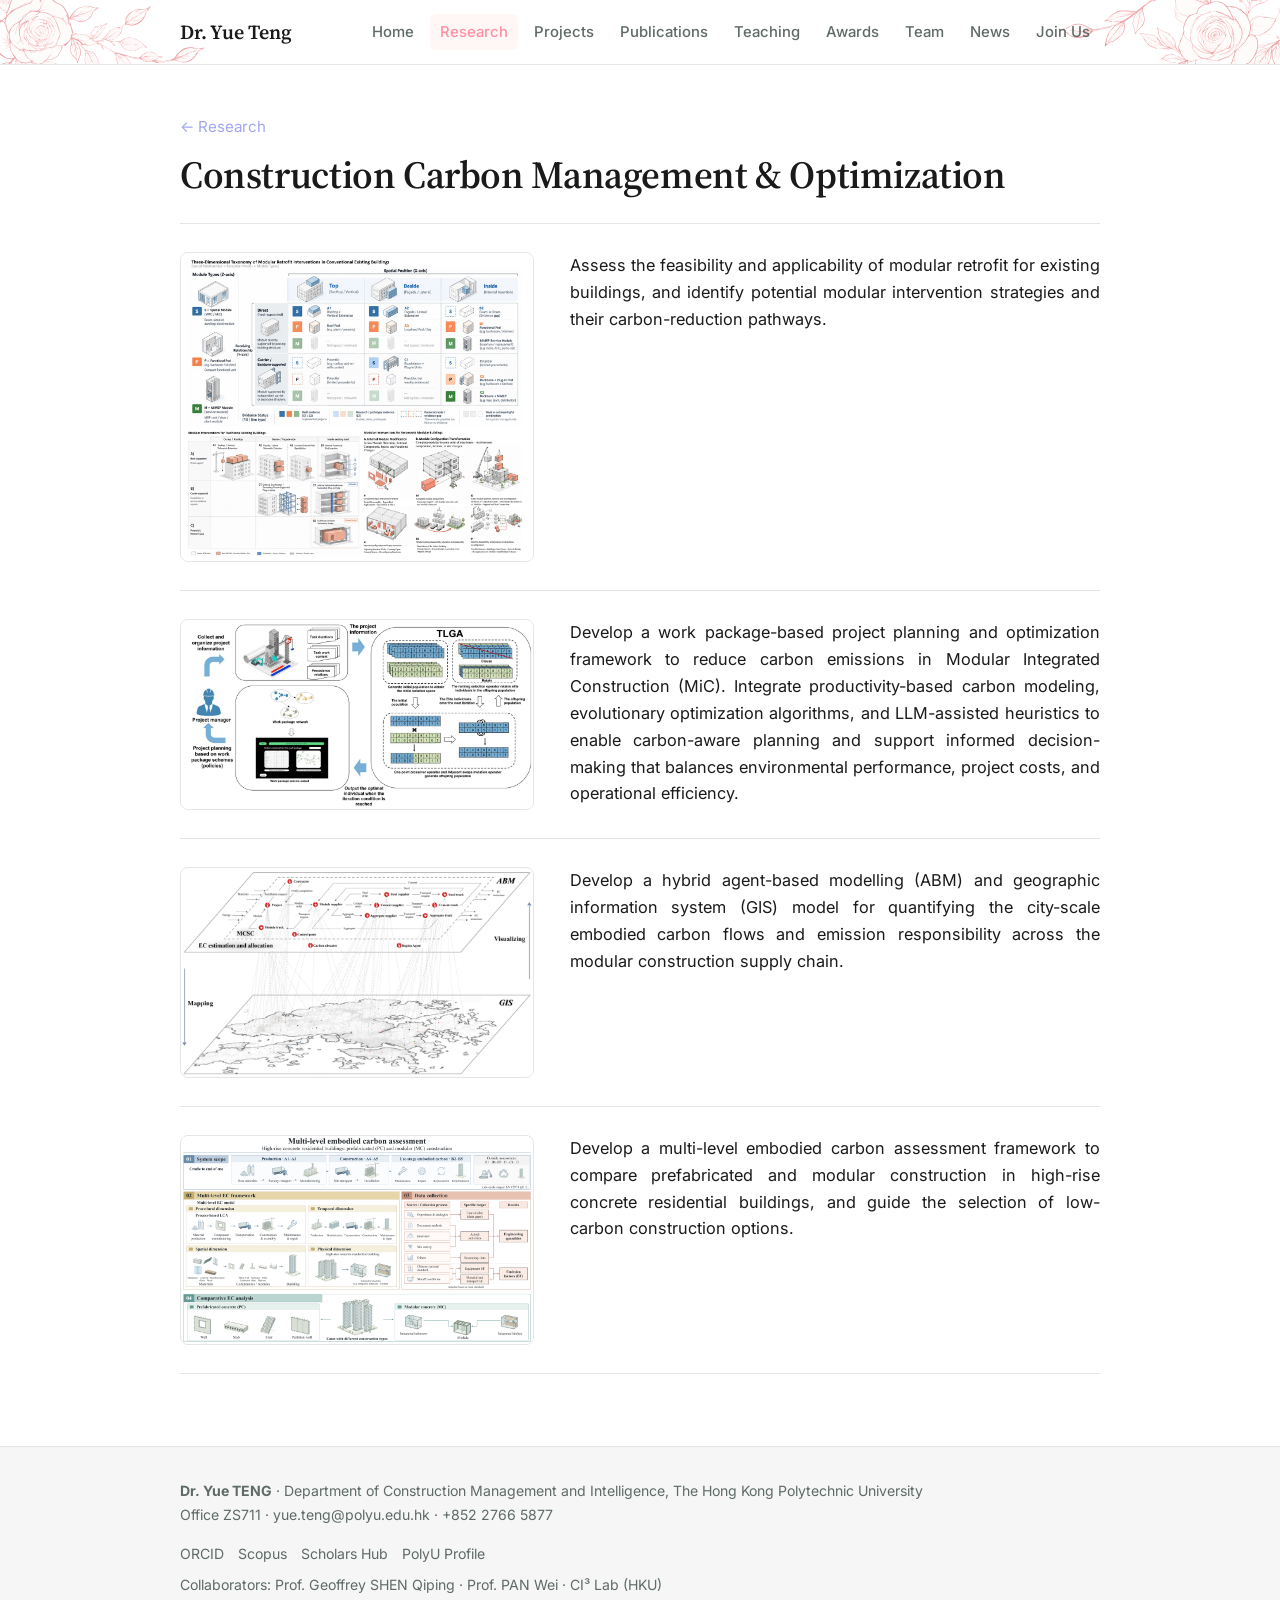
<file: research-construction-carbon.html>
<!DOCTYPE html>
<html lang="en">
<head>
  <meta charset="utf-8">
  <meta name="viewport" content="width=device-width, initial-scale=1">
  <title>Construction Carbon Management &amp; Optimization | Dr. Yue Teng</title>
  <meta name="description" content="Research points of Dr. Yue Teng's group on construction carbon management and optimization.">
  <link rel="icon" type="image/svg+xml" href="assets/img/favicon.svg">
  <link rel="preconnect" href="https://fonts.googleapis.com">
  <link rel="preconnect" href="https://fonts.gstatic.com" crossorigin>
  <link href="https://fonts.googleapis.com/css2?family=Inter:wght@400;500;600&family=Source+Serif+4:opsz,wght@8..60,500;8..60,600&display=swap" rel="stylesheet">
  <link rel="stylesheet" href="css/style.css">
</head>
<body>
  <header class="site-header">
    <div class="container nav-wrap">
      <a class="brand" href="index.html">Dr. Yue Teng</a>
      <button class="nav-toggle" aria-label="Toggle menu" aria-expanded="false">&#9776;</button>
      <nav class="site-nav" aria-label="Main">
        <a href="index.html">Home</a>
        <a href="research.html">Research</a>
        <a href="projects.html">Projects</a>
        <a href="publications.html">Publications</a>
        <a href="teaching.html">Teaching</a>
        <a href="awards.html">Awards</a>
        <a href="team.html">Team</a>
        <a href="news.html">News</a>
        <a href="join.html">Join Us</a>
      </nav>
    </div>
  </header>

  <main class="container">
    <a class="back-link" href="research.html">&larr; Research</a>
    <h1 class="page-title">Construction Carbon Management &amp; Optimization</h1>

    <section class="section research-points">
      <div class="research-point">
        <a href="assets/img/research/modular-retrofit.png" target="_blank" rel="noopener"><img src="assets/img/research/modular-retrofit.png" alt="Three-dimensional taxonomy of modular retrofit interventions in conventional existing buildings" width="612" height="536"></a>
        <div>
          <p>Assess the feasibility and applicability of modular retrofit for existing buildings, and identify potential modular intervention strategies and their carbon-reduction pathways.</p>
        </div>
      </div>
      <div class="research-point">
        <a href="assets/img/research/work-package-planning.jpg" target="_blank" rel="noopener"><img src="assets/img/research/work-package-planning.jpg" alt="Work package-based project planning framework with a genetic algorithm (TLGA) that outputs carbon-aware work package schemes" width="2380" height="1280"></a>
        <div>
          <p>Develop a work package-based project planning and optimization framework to reduce carbon emissions in Modular Integrated Construction (MiC). Integrate productivity-based carbon modeling, evolutionary optimization algorithms, and LLM-assisted heuristics to enable carbon-aware planning and support informed decision-making that balances environmental performance, project costs, and operational efficiency.</p>
        </div>
      </div>
      <div class="research-point">
        <a href="assets/img/research/abm-gis-carbon-flows.jpg" target="_blank" rel="noopener"><img src="assets/img/research/abm-gis-carbon-flows.jpg" alt="Two-layer ABM–GIS model: supply chain agents (project, contractor, module, steel, cement and aggregate suppliers and trucks) exchanging orders and materials, mapped onto a GIS map of Hong Kong for embodied carbon estimation and allocation" width="2000" height="1187"></a>
        <div>
          <p>Develop a hybrid agent-based modelling (ABM) and geographic information system (GIS) model for quantifying the city-scale embodied carbon flows and emission responsibility across the modular construction supply chain.</p>
        </div>
      </div>
      <div class="research-point">
        <a href="assets/img/research/embodied-carbon-pc-mc.jpg" target="_blank" rel="noopener"><img src="assets/img/research/embodied-carbon-pc-mc.jpg" alt="Multi-level embodied carbon assessment of prefabricated (PC) and modular (MC) high-rise concrete residential buildings: system scope from cradle to end-of-use (A1–A5, B2–B5), a multi-level EC framework with procedural, temporal, spatial and physical dimensions, data collection for engineering quantities and emission factors, and comparative EC analysis of PC components and MC modules" width="2400" height="1424"></a>
        <div>
          <p>Develop a multi-level embodied carbon assessment framework to compare prefabricated and modular construction in high-rise concrete residential buildings, and guide the selection of low-carbon construction options.</p>
        </div>
      </div>
    </section>
  </main>

  <footer class="site-footer">
    <div class="container footer-wrap">
      <div>
        <div><strong>Dr. Yue TENG</strong> · Department of Construction Management and Intelligence, The Hong Kong Polytechnic University</div>
        <div>Office ZS711 · <a href="mailto:yue.teng@polyu.edu.hk">yue.teng@polyu.edu.hk</a> · +852 2766 5877</div>
      </div>
      <div class="footer-side">
        <div class="footer-links">
          <a href="https://orcid.org/0000-0002-0333-639X" target="_blank" rel="noopener">ORCID</a>
          <a href="https://www.scopus.com/authid/detail.uri?authorId=56400158400" target="_blank" rel="noopener">Scopus</a>
          <a href="https://research.polyu.edu.hk/en/persons/yue-teng" target="_blank" rel="noopener">Scholars Hub</a>
          <a href="https://www.polyu.edu.hk/cmi/people/academic-staff/dr-yue-teng/" target="_blank" rel="noopener">PolyU Profile</a>
        </div>
        <div class="footer-collab">
          Collaborators:
          <a href="https://www.polyu.edu.hk/cmi/people/academic-staff/prof-geoffrey-qp-shen/" target="_blank" rel="noopener" title="The Hong Kong Polytechnic University">Prof. Geoffrey SHEN Qiping</a> ·
          <a href="https://www.civil.hku.hk/wpan/" target="_blank" rel="noopener" title="The University of Hong Kong">Prof. PAN Wei</a> ·
          <a href="https://cicubelab.civil.hku.hk/" target="_blank" rel="noopener" title="CI³ Lab, The University of Hong Kong">CI³ Lab (HKU)</a>
        </div>
      </div>
    </div>
  </footer>

  <script src="js/config.js"></script>
  <script src="js/csv.js"></script>
  <script src="js/data.js"></script>
  <script src="js/main.js"></script>
</body>
</html>
</file>
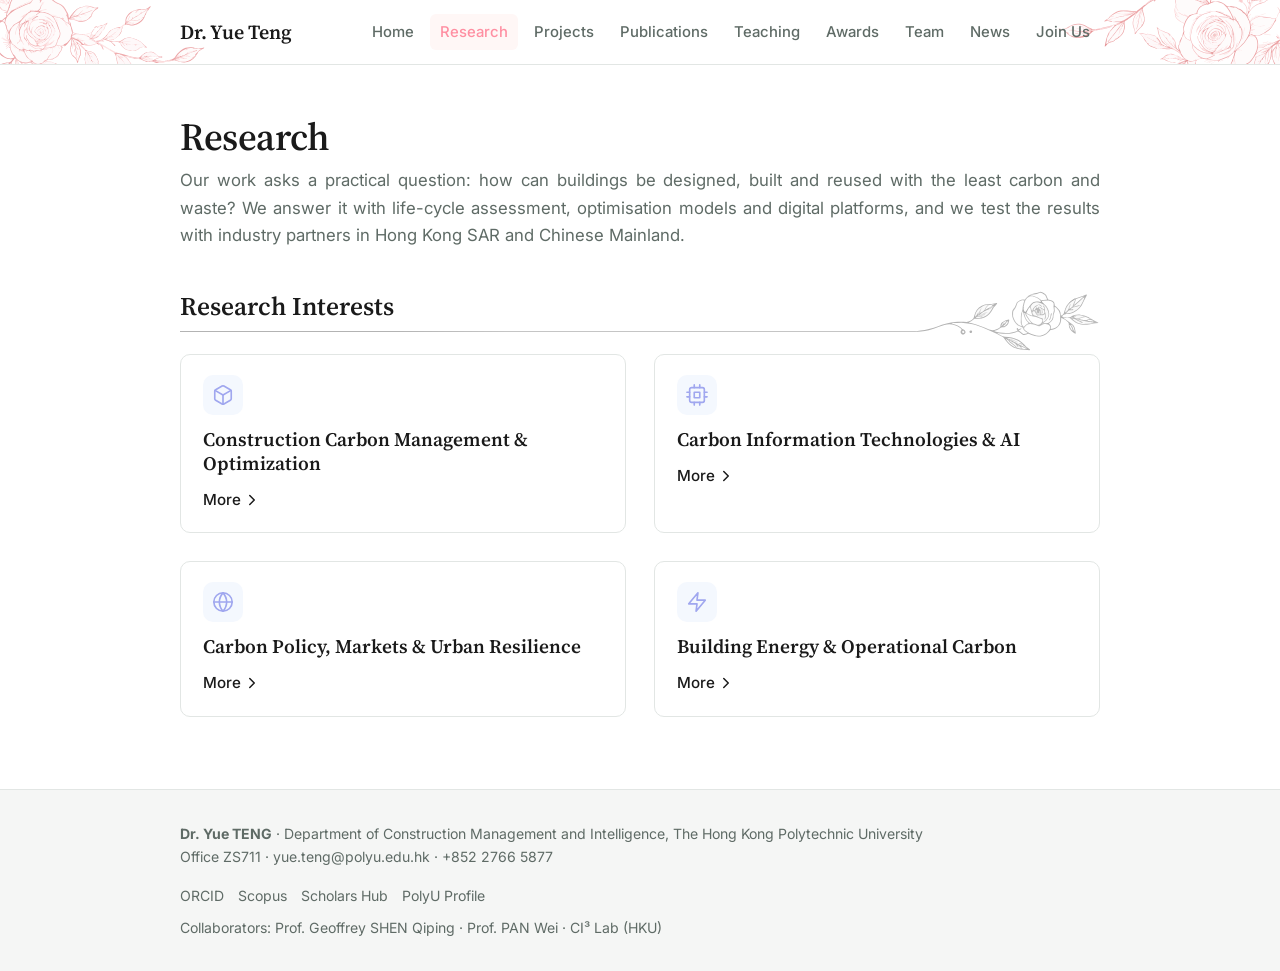
<file: research.html>
<!DOCTYPE html>
<html lang="en">
<head>
  <meta charset="utf-8">
  <meta name="viewport" content="width=device-width, initial-scale=1">
  <title>Research | Dr. Yue Teng</title>
  <meta name="description" content="Research interests of Dr. Yue Teng: construction carbon management, carbon information technologies and AI, carbon policy and markets, and building energy and operational carbon.">
  <link rel="icon" type="image/svg+xml" href="assets/img/favicon.svg">
  <link rel="preconnect" href="https://fonts.googleapis.com">
  <link rel="preconnect" href="https://fonts.gstatic.com" crossorigin>
  <link href="https://fonts.googleapis.com/css2?family=Inter:wght@400;500;600&family=Source+Serif+4:opsz,wght@8..60,500;8..60,600&display=swap" rel="stylesheet">
  <link rel="stylesheet" href="css/style.css">
</head>
<body>
  <header class="site-header">
    <div class="container nav-wrap">
      <a class="brand" href="index.html">Dr. Yue Teng</a>
      <button class="nav-toggle" aria-label="Toggle menu" aria-expanded="false">&#9776;</button>
      <nav class="site-nav" aria-label="Main">
        <a href="index.html">Home</a>
        <a href="research.html">Research</a>
        <a href="projects.html">Projects</a>
        <a href="publications.html">Publications</a>
        <a href="teaching.html">Teaching</a>
        <a href="awards.html">Awards</a>
        <a href="team.html">Team</a>
        <a href="news.html">News</a>
        <a href="join.html">Join Us</a>
      </nav>
    </div>
  </header>

  <main class="container">
    <h1 class="page-title">Research</h1>
    <p class="page-intro justified">
      Our work asks a practical question: how can buildings be designed, built and reused with the
      least carbon and waste? We answer it with life-cycle assessment, optimisation models and
      digital platforms, and we test the results with industry partners in Hong Kong SAR and Chinese Mainland.
    </p>

    <section class="section">
      <div class="section-head"><h2>Research Interests</h2></div>
      <div class="grid-2">
        <div class="card interest" id="construction-carbon">
          <svg class="interest-icon" viewBox="0 0 24 24" aria-hidden="true"><path d="M21 16V8a2 2 0 0 0-1-1.73l-7-4a2 2 0 0 0-2 0l-7 4A2 2 0 0 0 3 8v8a2 2 0 0 0 1 1.73l7 4a2 2 0 0 0 2 0l7-4A2 2 0 0 0 21 16z"/><path d="M3.27 6.96 12 12.01l8.73-5.05"/><path d="M12 22.08V12"/></svg>
          <h3>Construction Carbon Management &amp; Optimization</h3>
          <a class="more-link" href="research-construction-carbon.html">More<svg viewBox="0 0 24 24" aria-hidden="true"><path d="m9 6 6 6-6 6"/></svg></a>
        </div>
        <div class="card interest" id="carbon-information">
          <svg class="interest-icon" viewBox="0 0 24 24" aria-hidden="true"><rect x="4" y="4" width="16" height="16" rx="2"/><rect x="9" y="9" width="6" height="6"/><path d="M9 1v3M15 1v3M9 20v3M15 20v3M20 9h3M20 14h3M1 9h3M1 14h3"/></svg>
          <h3>Carbon Information Technologies &amp; AI</h3>
          <a class="more-link" href="research-carbon-information.html">More<svg viewBox="0 0 24 24" aria-hidden="true"><path d="m9 6 6 6-6 6"/></svg></a>
        </div>
        <div class="card interest" id="carbon-policy">
          <svg class="interest-icon" viewBox="0 0 24 24" aria-hidden="true"><circle cx="12" cy="12" r="10"/><path d="M2 12h20"/><path d="M12 2a15.3 15.3 0 0 1 4 10 15.3 15.3 0 0 1-4 10 15.3 15.3 0 0 1-4-10 15.3 15.3 0 0 1 4-10z"/></svg>
          <h3>Carbon Policy, Markets &amp; Urban Resilience</h3>
          <a class="more-link" href="research-carbon-policy.html">More<svg viewBox="0 0 24 24" aria-hidden="true"><path d="m9 6 6 6-6 6"/></svg></a>
        </div>
        <div class="card interest" id="building-energy">
          <svg class="interest-icon" viewBox="0 0 24 24" aria-hidden="true"><path d="M13 2 3 14h9l-1 8 10-12h-9l1-8z"/></svg>
          <h3>Building Energy &amp; Operational Carbon</h3>
          <a class="more-link" href="research-building-energy.html">More<svg viewBox="0 0 24 24" aria-hidden="true"><path d="m9 6 6 6-6 6"/></svg></a>
        </div>
      </div>
    </section>
  </main>

  <footer class="site-footer">
    <div class="container footer-wrap">
      <div>
        <div><strong>Dr. Yue TENG</strong> · Department of Construction Management and Intelligence, The Hong Kong Polytechnic University</div>
        <div>Office ZS711 · <a href="mailto:yue.teng@polyu.edu.hk">yue.teng@polyu.edu.hk</a> · +852 2766 5877</div>
      </div>
      <div class="footer-side">
        <div class="footer-links">
          <a href="https://orcid.org/0000-0002-0333-639X" target="_blank" rel="noopener">ORCID</a>
          <a href="https://www.scopus.com/authid/detail.uri?authorId=56400158400" target="_blank" rel="noopener">Scopus</a>
          <a href="https://research.polyu.edu.hk/en/persons/yue-teng" target="_blank" rel="noopener">Scholars Hub</a>
          <a href="https://www.polyu.edu.hk/cmi/people/academic-staff/dr-yue-teng/" target="_blank" rel="noopener">PolyU Profile</a>
        </div>
        <div class="footer-collab">
          Collaborators:
          <a href="https://www.polyu.edu.hk/cmi/people/academic-staff/prof-geoffrey-qp-shen/" target="_blank" rel="noopener" title="The Hong Kong Polytechnic University">Prof. Geoffrey SHEN Qiping</a> ·
          <a href="https://www.civil.hku.hk/wpan/" target="_blank" rel="noopener" title="The University of Hong Kong">Prof. PAN Wei</a> ·
          <a href="https://cicubelab.civil.hku.hk/" target="_blank" rel="noopener" title="CI³ Lab, The University of Hong Kong">CI³ Lab (HKU)</a>
        </div>
      </div>
    </div>
  </footer>

  <script src="js/config.js"></script>
  <script src="js/csv.js"></script>
  <script src="js/data.js"></script>
  <script src="js/main.js"></script>
</body>
</html>
</file>
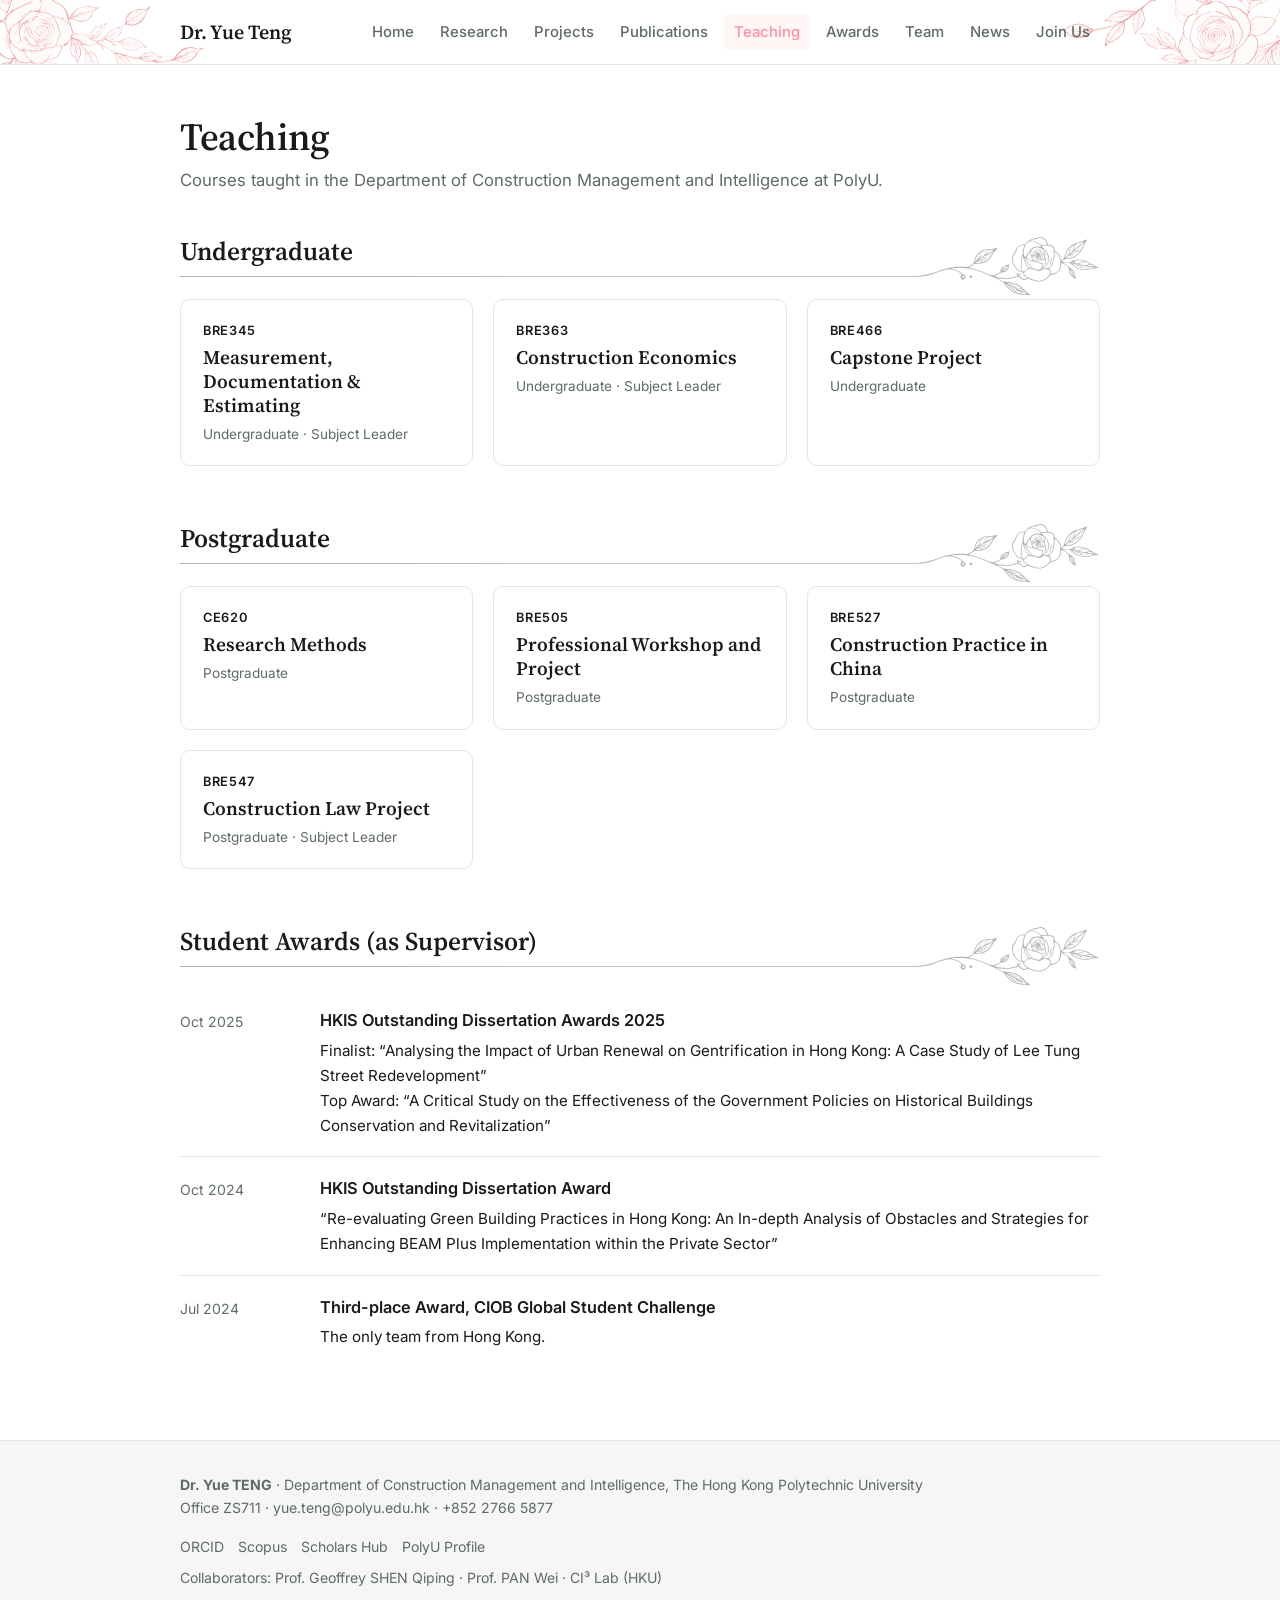
<file: teaching.html>
<!DOCTYPE html>
<html lang="en">
<head>
  <meta charset="utf-8">
  <meta name="viewport" content="width=device-width, initial-scale=1">
  <title>Teaching | Dr. Yue Teng</title>
  <meta name="description" content="Courses taught by Dr. Yue Teng at PolyU.">
  <link rel="icon" type="image/svg+xml" href="assets/img/favicon.svg">
  <link rel="preconnect" href="https://fonts.googleapis.com">
  <link rel="preconnect" href="https://fonts.gstatic.com" crossorigin>
  <link href="https://fonts.googleapis.com/css2?family=Inter:wght@400;500;600&family=Source+Serif+4:opsz,wght@8..60,500;8..60,600&display=swap" rel="stylesheet">
  <link rel="stylesheet" href="css/style.css">
</head>
<body>
  <header class="site-header">
    <div class="container nav-wrap">
      <a class="brand" href="index.html">Dr. Yue Teng</a>
      <button class="nav-toggle" aria-label="Toggle menu" aria-expanded="false">&#9776;</button>
      <nav class="site-nav" aria-label="Main">
        <a href="index.html">Home</a>
        <a href="research.html">Research</a>
        <a href="projects.html">Projects</a>
        <a href="publications.html">Publications</a>
        <a href="teaching.html">Teaching</a>
        <a href="awards.html">Awards</a>
        <a href="team.html">Team</a>
        <a href="news.html">News</a>
        <a href="join.html">Join Us</a>
      </nav>
    </div>
  </header>

  <main class="container">
    <h1 class="page-title">Teaching</h1>
    <p class="page-intro">
      Courses taught in the Department of Construction Management and Intelligence at PolyU.
    </p>

    <section class="section">
      <div class="section-head"><h2>Undergraduate</h2></div>
      <div class="grid-3">
        <div class="card course">
          <div class="course-code">BRE345</div>
          <h3>Measurement, Documentation &amp; Estimating</h3>
          <div class="level">Undergraduate · Subject Leader</div>
        </div>
        <div class="card course">
          <div class="course-code">BRE363</div>
          <h3>Construction Economics</h3>
          <div class="level">Undergraduate · Subject Leader</div>
        </div>
        <div class="card course">
          <div class="course-code">BRE466</div>
          <h3>Capstone Project</h3>
          <div class="level">Undergraduate</div>
        </div>
      </div>
    </section>

    <section class="section">
      <div class="section-head"><h2>Postgraduate</h2></div>
      <div class="grid-3">
        <div class="card course">
          <div class="course-code">CE620</div>
          <h3>Research Methods</h3>
          <div class="level">Postgraduate</div>
        </div>
        <div class="card course">
          <div class="course-code">BRE505</div>
          <h3>Professional Workshop and Project</h3>
          <div class="level">Postgraduate</div>
        </div>
        <div class="card course">
          <div class="course-code">BRE527</div>
          <h3>Construction Practice in China</h3>
          <div class="level">Postgraduate</div>
        </div>
        <div class="card course">
          <div class="course-code">BRE547</div>
          <h3>Construction Law Project</h3>
          <div class="level">Postgraduate · Subject Leader</div>
        </div>
      </div>
    </section>
    <section class="section">
      <div class="section-head"><h2>Student Awards (as Supervisor)</h2></div>
      <ul class="timeline">
        <li class="news-item">
          <div class="date">Oct 2025</div>
          <div>
            <span class="title">HKIS Outstanding Dissertation Awards 2025</span>
            <p class="desc">Finalist: “Analysing the Impact of Urban Renewal on Gentrification in Hong Kong: A Case Study of Lee Tung Street Redevelopment”</p>
            <p class="desc">Top Award: “A Critical Study on the Effectiveness of the Government Policies on Historical Buildings Conservation and Revitalization”</p>
          </div>
        </li>
        <li class="news-item">
          <div class="date">Oct 2024</div>
          <div>
            <span class="title">HKIS Outstanding Dissertation Award</span>
            <p class="desc">“Re-evaluating Green Building Practices in Hong Kong: An In-depth Analysis of Obstacles and Strategies for Enhancing BEAM Plus Implementation within the Private Sector”</p>
          </div>
        </li>
        <li class="news-item">
          <div class="date">Jul 2024</div>
          <div>
            <span class="title">Third-place Award, CIOB Global Student Challenge</span>
            <p class="desc">The only team from Hong Kong.</p>
          </div>
        </li>
      </ul>
    </section>
  </main>

  <footer class="site-footer">
    <div class="container footer-wrap">
      <div>
        <div><strong>Dr. Yue TENG</strong> · Department of Construction Management and Intelligence, The Hong Kong Polytechnic University</div>
        <div>Office ZS711 · <a href="mailto:yue.teng@polyu.edu.hk">yue.teng@polyu.edu.hk</a> · +852 2766 5877</div>
      </div>
      <div class="footer-side">
        <div class="footer-links">
          <a href="https://orcid.org/0000-0002-0333-639X" target="_blank" rel="noopener">ORCID</a>
          <a href="https://www.scopus.com/authid/detail.uri?authorId=56400158400" target="_blank" rel="noopener">Scopus</a>
          <a href="https://research.polyu.edu.hk/en/persons/yue-teng" target="_blank" rel="noopener">Scholars Hub</a>
          <a href="https://www.polyu.edu.hk/cmi/people/academic-staff/dr-yue-teng/" target="_blank" rel="noopener">PolyU Profile</a>
        </div>
        <div class="footer-collab">
          Collaborators:
          <a href="https://www.polyu.edu.hk/cmi/people/academic-staff/prof-geoffrey-qp-shen/" target="_blank" rel="noopener" title="The Hong Kong Polytechnic University">Prof. Geoffrey SHEN Qiping</a> ·
          <a href="https://www.civil.hku.hk/wpan/" target="_blank" rel="noopener" title="The University of Hong Kong">Prof. PAN Wei</a> ·
          <a href="https://cicubelab.civil.hku.hk/" target="_blank" rel="noopener" title="CI³ Lab, The University of Hong Kong">CI³ Lab (HKU)</a>
        </div>
      </div>
    </div>
  </footer>

  <script src="js/config.js"></script>
  <script src="js/csv.js"></script>
  <script src="js/data.js"></script>
  <script src="js/main.js"></script>
</body>
</html>
</file>
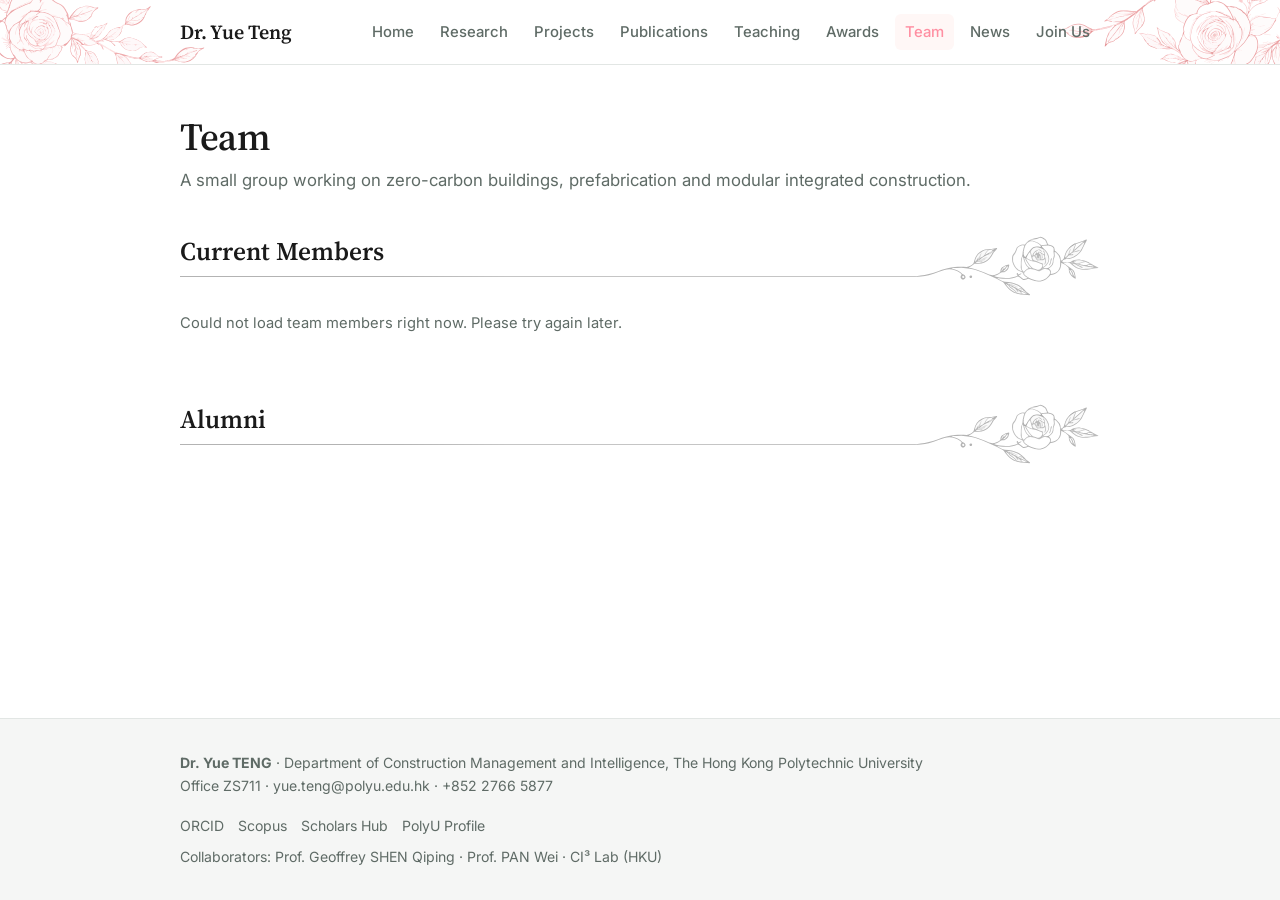
<file: team.html>
<!DOCTYPE html>
<html lang="en">
<head>
  <meta charset="utf-8">
  <meta name="viewport" content="width=device-width, initial-scale=1">
  <title>Team | Dr. Yue Teng</title>
  <meta name="description" content="Members and alumni of Dr. Yue Teng's research group at PolyU.">
  <link rel="icon" type="image/svg+xml" href="assets/img/favicon.svg">
  <link rel="preconnect" href="https://fonts.googleapis.com">
  <link rel="preconnect" href="https://fonts.gstatic.com" crossorigin>
  <link href="https://fonts.googleapis.com/css2?family=Inter:wght@400;500;600&family=Source+Serif+4:opsz,wght@8..60,500;8..60,600&display=swap" rel="stylesheet">
  <link rel="stylesheet" href="css/style.css">
</head>
<body>
  <header class="site-header">
    <div class="container nav-wrap">
      <a class="brand" href="index.html">Dr. Yue Teng</a>
      <button class="nav-toggle" aria-label="Toggle menu" aria-expanded="false">&#9776;</button>
      <nav class="site-nav" aria-label="Main">
        <a href="index.html">Home</a>
        <a href="research.html">Research</a>
        <a href="projects.html">Projects</a>
        <a href="publications.html">Publications</a>
        <a href="teaching.html">Teaching</a>
        <a href="awards.html">Awards</a>
        <a href="team.html">Team</a>
        <a href="news.html">News</a>
        <a href="join.html">Join Us</a>
      </nav>
    </div>
  </header>

  <main class="container">
    <h1 class="page-title">Team</h1>
    <p class="page-intro">
      A small group working on zero-carbon buildings, prefabrication and modular integrated construction.
    </p>

    <section class="section">
      <div class="section-head"><h2>Current Members</h2></div>
      <div id="team-current">
        <span class="skeleton w60"></span><span class="skeleton w80"></span><span class="skeleton w60"></span>
      </div>
    </section>

    <section class="section">
      <div class="section-head"><h2>Alumni</h2></div>
      <div id="team-alumni">
        <span class="skeleton w60"></span><span class="skeleton w80"></span>
      </div>
    </section>
  </main>

  <footer class="site-footer">
    <div class="container footer-wrap">
      <div>
        <div><strong>Dr. Yue TENG</strong> · Department of Construction Management and Intelligence, The Hong Kong Polytechnic University</div>
        <div>Office ZS711 · <a href="mailto:yue.teng@polyu.edu.hk">yue.teng@polyu.edu.hk</a> · +852 2766 5877</div>
      </div>
      <div class="footer-side">
        <div class="footer-links">
          <a href="https://orcid.org/0000-0002-0333-639X" target="_blank" rel="noopener">ORCID</a>
          <a href="https://www.scopus.com/authid/detail.uri?authorId=56400158400" target="_blank" rel="noopener">Scopus</a>
          <a href="https://research.polyu.edu.hk/en/persons/yue-teng" target="_blank" rel="noopener">Scholars Hub</a>
          <a href="https://www.polyu.edu.hk/cmi/people/academic-staff/dr-yue-teng/" target="_blank" rel="noopener">PolyU Profile</a>
        </div>
        <div class="footer-collab">
          Collaborators:
          <a href="https://www.polyu.edu.hk/cmi/people/academic-staff/prof-geoffrey-qp-shen/" target="_blank" rel="noopener" title="The Hong Kong Polytechnic University">Prof. Geoffrey SHEN Qiping</a> ·
          <a href="https://www.civil.hku.hk/wpan/" target="_blank" rel="noopener" title="The University of Hong Kong">Prof. PAN Wei</a> ·
          <a href="https://cicubelab.civil.hku.hk/" target="_blank" rel="noopener" title="CI³ Lab, The University of Hong Kong">CI³ Lab (HKU)</a>
        </div>
      </div>
    </div>
  </footer>

  <script src="js/config.js"></script>
  <script src="js/csv.js"></script>
  <script src="js/data.js"></script>
  <script src="js/main.js"></script>
</body>
</html>
</file>
<file: css/style.css>
/* ==========================================================================
   Dr. Yue Teng — site styles
   Edit the variables in :root to change colours and fonts site-wide.
   ========================================================================== */

:root {
  --accent: #a0a7ef;
  --accent-soft: #f4f8fe;
  --accent-text: #a0a7ef;
  --nav-active: #ff8fa2;
  --nav-active-bg: #fff7f6;
  --bg: #ffffff;
  --bg-alt: #f5f6f5;
  --text: #1a1a1a;
  --muted: #5f6b66;
  --line: #e2e6e4;
  --card: #ffffff;
  --skeleton: #eceeed;
  --font-body:
    "Inter", system-ui, -apple-system, "Segoe UI", Roboto, "Helvetica Neue",
    Arial, sans-serif;
  --font-head: "Source Serif 4", Georgia, "Times New Roman", serif;
  --radius: 10px;
  --container: 960px;
}

@media (prefers-color-scheme: dark) {
  :root:not([data-theme="light"]) {
    --accent: #a0a7ef;
    --accent-soft: #1f2238;
    --accent-text: #c3c8f7;
    --nav-active: #ff8fa2;
    --nav-active-bg: #3a2228;
    --bg: #101413;
    --bg-alt: #171d1b;
    --text: #e8ebea;
    --muted: #9aa5a0;
    --line: #262e2b;
    --card: #151b19;
    --skeleton: #222a27;
  }
}

/* The Awards page keeps the original green accent. */
.page-awards {
  --accent: #1f4d3a;
  --accent-soft: #e4efe9;
  --accent-text: #17392b;
}
@media (prefers-color-scheme: dark) {
  :root:not([data-theme="light"]) .page-awards {
    --accent: #7fc4a4;
    --accent-soft: #1d2f27;
    --accent-text: #a9dcc4;
  }
}

*,
*::before,
*::after {
  box-sizing: border-box;
}

html {
  scroll-behavior: smooth;
  -webkit-text-size-adjust: 100%;
}

body {
  margin: 0;
  background: var(--bg);
  color: var(--text);
  font-family: var(--font-body);
  font-size: 16px;
  line-height: 1.65;
  -webkit-font-smoothing: antialiased;
  /* column layout keeps the footer at the bottom of the window on short pages */
  display: flex;
  flex-direction: column;
  min-height: 100vh;
}

h1,
h2,
h3,
h4 {
  font-family: var(--font-head);
  font-weight: 600;
  line-height: 1.25;
  margin: 0 0 0.5em;
  color: var(--text);
}
h1 {
  font-size: 2.4rem;
  letter-spacing: -0.01em;
}
h2 {
  font-size: 1.6rem;
  margin-top: 0;
}
h3 {
  font-size: 1.2rem;
}

p {
  margin: 0 0 1em;
}
a {
  color: var(--accent);
  text-decoration: none;
}
a:hover {
  text-decoration: underline;
  text-underline-offset: 3px;
}
img {
  max-width: 100%;
  display: block;
}
ul {
  padding-left: 1.2em;
}
small,
.muted {
  color: var(--muted);
}

.container {
  max-width: var(--container);
  margin: 0 auto;
  padding: 0 20px;
}

/* --------------------------------------------------------------------------
   Header / navigation
   -------------------------------------------------------------------------- */

.site-header {
  border-bottom: 1px solid var(--line);
  background: var(--bg);
  position: sticky;
  top: 0;
  z-index: 10;
}

/* Floral pattern at both ends of the header, fading towards the middle.
   One image holds both sprays: its left end shows on the left, its right end
   on the right. */
.site-header::before,
.site-header::after {
  content: "";
  position: absolute;
  top: 0;
  bottom: 0;
  left: 0;
  width: min(50%, 300px);
  z-index: -1;
  background: url("../assets/img/header-floral.svg") no-repeat left top -78px /
    auto 210px;
  -webkit-mask-image: linear-gradient(to right, #000 65%, transparent);
  mask-image: linear-gradient(to right, #000 65%, transparent);
  pointer-events: none;
}
.site-header::after {
  left: auto;
  right: 0;
  background-position: right top -50px;
  -webkit-mask-image: linear-gradient(to left, #000 65%, transparent);
  mask-image: linear-gradient(to left, #000 65%, transparent);
}

/* Home page: a wider column than the other pages (header and footer follow it),
   and a faint rose in the top right corner, behind the content. */
.page-home {
  --container: 1140px;
  position: relative;
}
.page-home::before {
  content: "";
  position: absolute;
  top: 64px;
  right: 0;
  width: min(60%, 400px);
  aspect-ratio: 852 / 724;
  z-index: -1;
  background: url("../assets/img/home-floral.svg") no-repeat right top / contain;
  pointer-events: none;
}

/* Dark theme: invert the patterns so their near-white ground turns black, and
   screen them onto the page so only the flowers show. */
@media (prefers-color-scheme: dark) {
  :root:not([data-theme="light"]) .site-header::before,
  :root:not([data-theme="light"]) .site-header::after,
  :root:not([data-theme="light"]) .page-home::before {
    filter: invert(1) hue-rotate(180deg) brightness(2.2);
    mix-blend-mode: screen;
  }
}

.nav-wrap {
  display: flex;
  align-items: center;
  justify-content: space-between;
  height: 64px;
}

.brand {
  font-family: var(--font-head);
  font-size: 1.25rem;
  font-weight: 600;
  color: var(--text);
}
.brand:hover {
  text-decoration: none;
  color: var(--nav-active);
}

.site-nav {
  display: flex;
  gap: 6px;
}
.site-nav a {
  color: var(--muted);
  font-size: 0.93rem;
  font-weight: 500;
  padding: 6px 10px;
  border-radius: 6px;
}
.site-nav a:hover {
  color: var(--text);
  background: var(--bg-alt);
  text-decoration: none;
}
.site-nav a.active {
  color: var(--nav-active);
  background: var(--nav-active-bg);
}

.nav-toggle {
  display: none;
  background: none;
  border: 1px solid var(--line);
  border-radius: 6px;
  padding: 6px 10px;
  color: var(--text);
  font-size: 1.1rem;
  cursor: pointer;
}

/* Nine nav links need about 880px beside the brand; collapse to the menu button below that */
@media (max-width: 900px) {
  .nav-toggle {
    display: inline-block;
  }
  .site-nav {
    display: none;
    position: absolute;
    left: 0;
    right: 0;
    top: 64px;
    flex-direction: column;
    gap: 0;
    background: var(--bg);
    border-bottom: 1px solid var(--line);
    padding: 8px 12px 12px;
  }
  .site-nav.open {
    display: flex;
  }
  .site-nav a {
    padding: 10px 12px;
  }
}

/* --------------------------------------------------------------------------
   Layout helpers
   -------------------------------------------------------------------------- */

/* main.container, not main: .container's own padding would otherwise win on specificity */
main.container {
  flex: 1 0 auto;
  width: 100%;
  padding-top: 48px;
  padding-bottom: 72px;
}
main.container > :last-child {
  margin-bottom: 0;
}
@media (max-width: 768px) {
  main.container {
    padding-top: 32px;
    padding-bottom: 56px;
  }
}

.section {
  margin-bottom: 56px;
}
.section-head {
  display: flex;
  align-items: baseline;
  justify-content: space-between;
  gap: 16px;
  padding-bottom: 10px;
  margin-bottom: 22px;
  position: relative;
}
/* Divider under section headings and year / status group headings: a grey rule ending in a rose at the right.
   The rule sits 41px down the 60px-high image, so the image hangs 19px below. */
.section-head::after,
.year-group > h3::after {
  content: "";
  position: absolute;
  left: 0;
  right: 0;
  bottom: -19px;
  height: 60px;
  background: url("../assets/img/section-divider.svg") no-repeat right top /
    auto 60px;
  pointer-events: none;
}
/* Dark theme: invert the grey drawing so it reads as a faint sketch on the dark ground. */
@media (prefers-color-scheme: dark) {
  :root:not([data-theme="light"]) .section-head::after,
  :root:not([data-theme="light"]) .year-group > h3::after {
    filter: invert(1) brightness(1.5);
  }
}
/* Small screens: a smaller rose, and room beside it so a long heading does not run under it. */
@media (max-width: 600px) {
  .section-head::after,
  .year-group > h3::after {
    height: 40px;
    bottom: -13px;
    background-size: auto 40px;
  }
  .section-head h2 {
    padding-right: 88px;
  }
}
.section-head h2 {
  margin: 0;
}
.section-head .more {
  font-size: 0.9rem;
  white-space: nowrap;
}

.page-title {
  margin-bottom: 6px;
}
.page-title + .filters,
.page-title + .section {
  margin-top: 24px;
}
.page-intro {
  color: var(--muted);
  margin-bottom: 40px;
  font-size: 1.05rem;
}

/* Long-form paragraphs are justified. Phones get ragged-right text: a
   phone-width justified column opens wide gaps between words. */
.bio p,
.page-intro.justified,
.research-point p,
.project .desc,
.project-details p {
  text-align: justify;
}
@media (max-width: 768px) {
  .bio p,
  .page-intro.justified,
  .research-point p,
  .project .desc,
  .project-details p {
    text-align: left;
  }
}

.grid-2 {
  display: grid;
  grid-template-columns: 1fr 1fr;
  gap: 28px;
}
.grid-3 {
  display: grid;
  grid-template-columns: repeat(3, 1fr);
  gap: 20px;
}
@media (max-width: 768px) {
  .grid-2,
  .grid-3 {
    grid-template-columns: 1fr;
  }
}

.tag {
  display: inline-block;
  font-size: 0.78rem;
  font-weight: 500;
  padding: 3px 10px;
  border-radius: 999px;
  background: var(--accent-soft);
  color: var(--accent-text);
  margin: 0 6px 6px 0;
  line-height: 1.5;
}
.tags-lg .tag {
  font-size: 1rem;
  padding: 6px 16px;
  margin: 0 10px 10px 0;
}

.card {
  background: var(--card);
  border: 1px solid var(--line);
  border-radius: var(--radius);
  padding: 20px 22px;
}

.btn {
  display: inline-block;
  padding: 8px 16px;
  border-radius: 6px;
  border: 1px solid var(--accent);
  color: var(--accent);
  font-size: 0.9rem;
  font-weight: 500;
  background: transparent;
  cursor: pointer;
}
.btn:hover {
  background: var(--accent);
  color: #fff;
  text-decoration: none;
}
.btn.primary {
  background: var(--accent);
  color: #fff;
}
.btn.primary:hover {
  opacity: 0.9;
}
.btn-row {
  display: flex;
  flex-wrap: wrap;
  gap: 10px;
  margin-top: 18px;
}

/* --------------------------------------------------------------------------
   Home: profile column + biography
   -------------------------------------------------------------------------- */

main.home {
  padding: 56px 20px 72px;
}

.home-about {
  display: grid;
  grid-template-columns: 280px minmax(0, 1fr);
  gap: 28px 56px;
  align-items: start;
}

.profile {
  text-align: center;
}
.profile img {
  width: 220px;
  height: 220px;
  margin: 0 auto 20px;
  object-fit: cover;
  object-position: top;
  border-radius: 50%;
  border: 1px solid var(--line);
}
.profile h1 {
  font-size: 1.75rem;
  margin-bottom: 6px;
}
.profile .role {
  color: var(--muted);
}
.profile .dept {
  color: var(--accent);
  font-size: 0.95rem;
  line-height: 1.45;
  margin-top: 6px;
}
.profile-links {
  display: flex;
  flex-wrap: wrap;
  justify-content: center;
  gap: 6px;
  margin-top: 16px;
}
.profile-links a {
  padding: 6px;
  border-radius: 8px;
  color: var(--accent);
}
.profile-links a:hover {
  background: var(--accent-soft);
}
.profile-links svg {
  display: block;
  width: 32px;
  height: 32px;
  fill: currentColor;
}

.bio h2 {
  font-size: 2.4rem;
  font-weight: 500;
  letter-spacing: -0.01em;
  margin-bottom: 14px;
}
.bio p {
  margin: 0;
  font-size: 1.05rem;
}
.bio p + p {
  margin-top: 12px;
}
.bio-facts {
  display: grid;
  grid-template-columns: 1fr 1fr;
  gap: 24px 40px;
  margin-top: 36px;
}
.bio-facts > div {
  min-width: 0;
}
.bio-facts h3 {
  margin-bottom: 10px;
}

.interest-list {
  margin: 0;
}
.interest-list li {
  padding: 4px 0;
  white-space: nowrap;
}
.interest-list li::marker {
  color: var(--accent);
}
.interest-list a {
  color: inherit;
}
.interest-list a:hover {
  color: var(--accent);
}

.edu-list {
  list-style: none;
  padding: 0;
  margin: 0;
}
.edu-list li {
  display: grid;
  grid-template-columns: 24px 1fr;
  gap: 10px;
  padding: 4px 0;
}
.edu-list .where {
  display: block;
  color: var(--muted);
  font-size: 0.88rem;
}
.edu-list .nowrap {
  white-space: nowrap;
}
.edu-logo {
  width: 24px;
  height: 24px;
  margin-top: 2px;
  object-fit: contain;
}
/* Featured video: 16:9, poster with a play button until clicked, then the native controls. */
.home-video {
  margin-top: 64px;
}
.video-frame {
  position: relative;
  margin: 0;
  aspect-ratio: 16 / 9;
  border-radius: var(--radius);
  overflow: hidden;
  background: #000;
  border: 1px solid var(--line);
  box-shadow: 0 10px 30px rgba(60, 70, 120, 0.12);
}
.video-frame video {
  display: block;
  width: 100%;
  height: 100%;
  object-fit: cover;
}
.video-play {
  position: absolute;
  inset: 0;
  margin: auto;
  width: 76px;
  height: 76px;
  display: grid;
  place-items: center;
  border: 0;
  border-radius: 50%;
  background: rgba(255, 255, 255, 0.9);
  color: var(--accent);
  box-shadow: 0 6px 20px rgba(0, 0, 0, 0.25);
  cursor: pointer;
  transition: transform 0.2s ease, background 0.2s ease;
}
.video-play svg {
  width: 36px;
  height: 36px;
  margin-left: 4px;
  fill: currentColor;
}
.video-play:hover,
.video-play:focus-visible {
  transform: scale(1.08);
  background: #fff;
}
.video-frame.is-playing .video-play {
  display: none;
}
.video-caption {
  margin: 14px 0 0;
  color: var(--muted);
  font-size: 0.95rem;
}

@media (max-width: 768px) {
  main.home {
    padding: 32px 20px 56px;
  }
  .home-video {
    margin-top: 44px;
  }
  .video-play {
    width: 60px;
    height: 60px;
  }
  .video-play svg {
    width: 28px;
    height: 28px;
  }
  .home-about {
    grid-template-columns: 1fr;
  }
  .profile img {
    width: 160px;
    height: 160px;
  }
  .bio h2 {
    font-size: 1.9rem;
  }
  .bio-facts {
    grid-template-columns: 1fr;
    margin-top: 28px;
  }
  .interest-list li {
    white-space: normal;
  }
  h1 {
    font-size: 2rem;
  }
}

/* Awards: centred heading, then cards with the certificate on the right */
.awards-head {
  text-align: center;
  margin-bottom: 40px;
}
.awards-head .page-intro {
  margin-bottom: 0;
}
.award-list {
  list-style: none;
  padding: 0;
  margin: 0;
  display: grid;
  grid-template-columns: 1fr 1fr;
  gap: 28px;
}
.award {
  display: flex;
  align-items: flex-start;
  justify-content: space-between;
  gap: 18px;
  background: var(--card);
  border: 1px solid var(--line);
  border-radius: 16px;
  padding: 22px 24px;
  box-shadow:
    0 14px 34px rgba(0, 0, 0, 0.09),
    0 2px 6px rgba(0, 0, 0, 0.05);
}
.award h2 {
  font-size: 1.1rem;
  margin: 0 0 4px;
}
.award dl {
  margin: 0;
  font-size: 0.9rem;
}
.award dl div {
  margin-top: 8px;
}
.award dt {
  display: inline;
  color: var(--muted);
  margin-right: 4px;
}
.award dd {
  display: inline;
  margin: 0;
}
.award .note {
  color: var(--muted);
  font-size: 0.85rem;
  margin: 10px 0 0;
}
.award-thumb {
  flex: 0 0 96px;
  border-radius: 8px;
  overflow: hidden;
  background: #fff;
  box-shadow: 0 5px 14px rgba(0, 0, 0, 0.18);
}
.award-thumb img {
  width: 100%;
  max-height: 132px;
  object-fit: contain;
}
.award-thumb.placeholder {
  display: grid;
  place-items: center;
  height: 120px;
  background: var(--nav-active-bg);
  color: var(--accent);
  box-shadow: none;
}
.award-thumb svg {
  width: 34px;
  height: 34px;
  fill: none;
  stroke: currentColor;
  stroke-width: 1.4;
  stroke-linecap: round;
  stroke-linejoin: round;
}
@media (max-width: 768px) {
  .award-list {
    grid-template-columns: 1fr;
    gap: 20px;
  }
}
@media (max-width: 420px) {
  .award {
    padding: 18px;
    gap: 14px;
  }
  .award-thumb {
    flex-basis: 76px;
  }
  .award-thumb.placeholder {
    height: 96px;
  }
}

.link-list {
  list-style: none;
  padding: 0;
  margin: 0;
  display: flex;
  flex-wrap: wrap;
  gap: 8px 18px;
}
.link-list a {
  font-weight: 500;
}

/* --------------------------------------------------------------------------
   Publications
   -------------------------------------------------------------------------- */

.filters {
  display: flex;
  flex-wrap: wrap;
  gap: 8px;
  margin-bottom: 28px;
}
.filters button {
  font: inherit;
  font-size: 0.85rem;
  font-weight: 500;
  padding: 6px 14px;
  border-radius: 999px;
  border: 1px solid var(--line);
  background: transparent;
  color: var(--muted);
  cursor: pointer;
}
.filters button:hover {
  border-color: var(--accent);
  color: var(--accent);
}
.filters button.active {
  background: var(--accent);
  border-color: var(--accent);
  color: #fff;
}

.year-group {
  margin-bottom: 32px;
}
.year-group > h3 {
  font-family: var(--font-body);
  font-size: 0.85rem;
  font-weight: 600;
  letter-spacing: 0.08em;
  text-transform: uppercase;
  color: var(--muted);
  padding-bottom: 6px;
  margin-bottom: 22px;
  position: relative; /* rose divider, see .section-head::after */
}

.pub-list {
  list-style: none;
  padding: 0;
  margin: 0;
}
/* Journal-style references with a hanging indent. */
.pub {
  padding: 7px 0 7px 1.6em;
  text-indent: -1.6em;
  overflow-wrap: anywhere;
}
.pub em {
  font-style: italic;
}
.pub strong {
  font-weight: 600;
}

/* --------------------------------------------------------------------------
   Projects
   -------------------------------------------------------------------------- */

.project-list {
  list-style: none;
  padding: 0;
  margin: 0;
  display: grid;
  gap: 16px;
}
.project h3 {
  margin: 4px 0 6px;
  font-size: 1.15rem;
}
.project .meta {
  color: var(--muted);
  font-size: 0.9rem;
  margin-bottom: 8px;
}
.project .desc {
  margin: 0;
  font-size: 0.95rem;
}
.project .tag {
  margin-bottom: 4px;
}
.project-toggle {
  display: flex;
  align-items: flex-start;
  justify-content: space-between;
  gap: 12px;
  width: 100%;
  padding: 0;
  border: 0;
  background: none;
  color: inherit;
  font: inherit;
  text-align: left;
  cursor: pointer;
}
.project-toggle:hover {
  text-decoration: underline;
  text-underline-offset: 3px;
}
.project-toggle svg {
  flex: none;
  width: 20px;
  height: 20px;
  margin-top: 3px;
  fill: none;
  stroke: currentColor;
  stroke-width: 2;
  stroke-linecap: round;
  stroke-linejoin: round;
  transition: transform 0.15s;
}
.project-toggle[aria-expanded="true"] svg {
  transform: rotate(180deg);
}
.project-details {
  margin-top: 14px;
  padding-top: 14px;
  border-top: 1px solid var(--line);
}
.project-details p {
  margin: 0 0 12px;
  font-size: 0.95rem;
}
/* never wider than the file itself, so small figures from the Sheet are not upscaled */
.project-details img {
  display: block;
  width: auto;
  max-width: 100%;
  height: auto;
  margin: 8px auto 0;
  border: 1px solid var(--line);
  border-radius: 8px;
}

/* --------------------------------------------------------------------------
   Teaching
   -------------------------------------------------------------------------- */

.course-code {
  font-size: 0.8rem;
  font-weight: 600;
  letter-spacing: 0.05em;
  color: var(--text);
  margin-bottom: 4px;
}
/* Titles and in-text links that read as body text: black, underlined on hover. */
.more-link,
.project h3 a,
.pub a,
.news-item a.title,
.join p a {
  color: var(--text);
}
.join p a {
  text-decoration: underline;
  text-underline-offset: 3px;
}

.course h3 {
  margin-bottom: 6px;
}
.course .level {
  color: var(--muted);
  font-size: 0.85rem;
}

.interest-icon {
  display: block;
  width: 40px;
  height: 40px;
  padding: 9px;
  margin-bottom: 12px;
  border-radius: 10px;
  background: var(--accent-soft);
  color: var(--accent-text);
  fill: none;
  stroke: currentColor;
  stroke-width: 1.8;
  stroke-linecap: round;
  stroke-linejoin: round;
}
.interest h3 {
  margin-bottom: 8px;
}
.interest h3:last-child {
  margin-bottom: 0;
}
.interest p {
  margin: 0;
  font-size: 0.95rem;
}
.interest[id] {
  scroll-margin-top: 84px;
}
/* "More" on a research theme card links to that theme's own page */
.more-link {
  display: inline-flex;
  align-items: center;
  gap: 2px;
  margin-top: 4px;
  font-size: 0.95rem;
  font-weight: 500;
}
.more-link svg {
  width: 18px;
  height: 18px;
  fill: none;
  stroke: currentColor;
  stroke-width: 2;
  stroke-linecap: round;
  stroke-linejoin: round;
}

/* theme page (research-*.html): one row per research point, figure on the left, optional h2 title and description on the right */
.back-link {
  display: inline-block;
  margin-bottom: 12px;
  font-size: 0.95rem;
}
.research-point {
  display: grid;
  grid-template-columns: 2fr 3fr;
  gap: 36px;
  align-items: start;
  padding: 28px 0;
  border-top: 1px solid var(--line);
}
.research-point:last-child {
  border-bottom: 1px solid var(--line);
}
.research-point h2 {
  margin: 0 0 10px;
  font-size: 1.6rem;
  line-height: 1.25;
}
.research-point p {
  margin: 0;
  font-size: 1.02rem;
}
.research-point img {
  width: 100%;
  height: auto;
  border: 1px solid var(--line);
  border-radius: 8px;
  background: #fff;
}
@media (max-width: 768px) {
  .research-point {
    grid-template-columns: 1fr;
    gap: 14px;
    padding: 20px 0;
  }
}

/* --------------------------------------------------------------------------
   Team
   -------------------------------------------------------------------------- */

.member-group {
  margin-bottom: 36px;
}
.member-group h3 {
  font-family: var(--font-body);
  font-size: 0.85rem;
  font-weight: 600;
  letter-spacing: 0.08em;
  text-transform: uppercase;
  color: var(--muted);
  margin-bottom: 14px;
}
.members {
  display: grid;
  grid-template-columns: repeat(auto-fill, minmax(300px, 1fr));
  gap: 22px;
}

.member {
  display: flex;
  gap: 16px;
  align-items: flex-start;
}
.avatar {
  flex: 0 0 96px;
  width: 96px;
  height: 96px;
  border-radius: 50%;
  border: 1px solid var(--line);
  object-fit: cover;
  background: var(--accent-soft);
  color: var(--accent-text);
  display: flex;
  align-items: center;
  justify-content: center;
  font-family: var(--font-head);
  font-weight: 600;
  font-size: 1.7rem;
}
.member .name {
  font-weight: 600;
}
.member .name a {
  color: inherit;
}
.member .name a:hover {
  color: var(--accent);
}
.member .role {
  color: var(--muted);
  font-size: 0.88rem;
}
.member .bio {
  font-size: 0.92rem;
  margin: 4px 0 0;
}
.member .bio a {
  color: inherit;
}
.member .bio a:hover {
  color: var(--accent);
}
.member .email {
  font-size: 0.85rem;
}
.member .email a {
  color: var(--text);
}

/* --------------------------------------------------------------------------
   News timeline
   -------------------------------------------------------------------------- */

.timeline {
  list-style: none;
  padding: 0;
  margin: 0;
}
.news-item {
  display: grid;
  grid-template-columns: 120px 1fr;
  gap: 20px;
  padding: 18px 0;
  border-bottom: 1px solid var(--line);
}
.news-item:last-child {
  border-bottom: 0;
}
.news-item .date {
  color: var(--muted);
  font-size: 0.88rem;
  padding-top: 3px;
}
.news-item .title {
  font-weight: 600;
  font-size: 1.02rem;
  margin-bottom: 4px;
  display: block;
}
.news-item .desc {
  margin: 0;
  font-size: 0.95rem;
}
.news-item .tag {
  margin: 0 0 6px;
}
.news-item img {
  margin-top: 12px;
  border-radius: 8px;
  max-height: 320px;
  width: auto;
}
@media (max-width: 600px) {
  .news-item {
    grid-template-columns: 1fr;
    gap: 4px;
  }
}

/* --------------------------------------------------------------------------
   Loading / empty states
   -------------------------------------------------------------------------- */

.skeleton {
  display: block;
  height: 14px;
  border-radius: 4px;
  background: var(--skeleton);
  margin: 12px 0;
}
.skeleton.w60 {
  width: 60%;
}
.skeleton.w80 {
  width: 80%;
}
.notice {
  color: var(--muted);
  font-size: 0.92rem;
  padding: 12px 0;
}

/* --------------------------------------------------------------------------
   Footer
   -------------------------------------------------------------------------- */

.site-footer {
  border-top: 1px solid var(--line);
  background: var(--bg-alt);
  padding: 32px 0;
  color: var(--muted);
  font-size: 0.88rem;
}
.footer-wrap {
  display: flex;
  flex-wrap: wrap;
  justify-content: space-between;
  gap: 16px;
}
.footer-wrap a {
  color: var(--muted);
}
.footer-wrap a:hover {
  color: var(--accent);
}
.footer-side {
  display: flex;
  flex-direction: column;
  gap: 8px;
}
.footer-links {
  display: flex;
  flex-wrap: wrap;
  gap: 14px;
}
</file>
